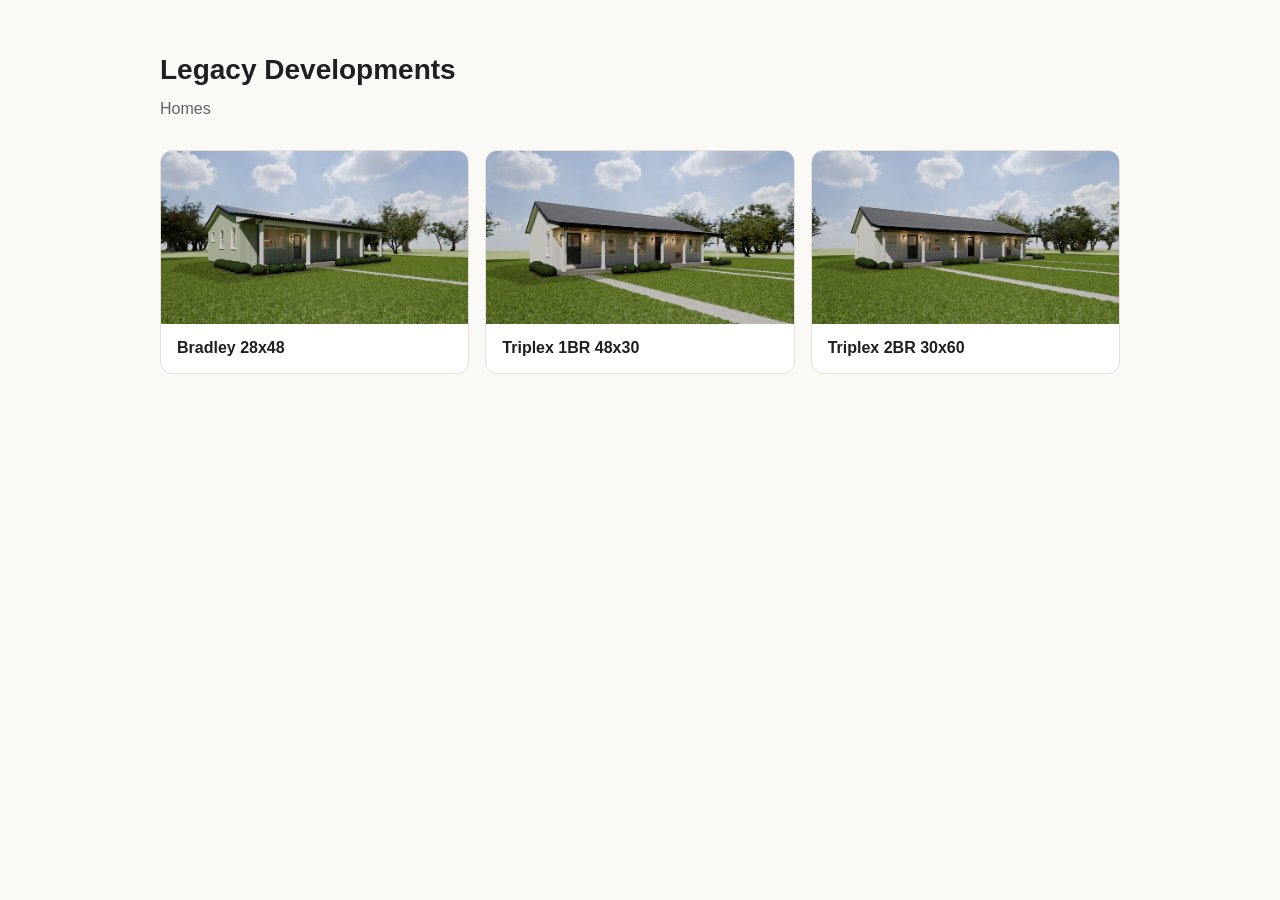
<file: index.html>
<!doctype html>
<html lang="en"><head><meta charset="utf-8"><meta name="viewport" content="width=device-width,initial-scale=1">
<title>Legacy Developments | Homes</title>
<style>
body{margin:0;background:#faf9f6;color:#1d1f22;font:16px/1.55 -apple-system,BlinkMacSystemFont,"Segoe UI",Roboto,Helvetica,Arial,sans-serif}
main{max-width:960px;margin:auto;padding:48px 16px}
h1{font-size:28px;margin:0 0 6px}.sub{color:#5f6368;margin:0 0 28px}
.grid{display:grid;grid-template-columns:repeat(auto-fill,minmax(280px,1fr));gap:16px}
a.card{display:block;text-decoration:none;color:inherit;border:1px solid #e4e1da;border-radius:12px;overflow:hidden;background:#fff}
a.card img{width:100%;display:block;aspect-ratio:16/9;object-fit:cover}
a.card div{padding:12px 16px;font-weight:600}
</style></head><body><main>
<h1>Legacy Developments</h1><p class="sub">Homes</p>
<div class="grid">
<a class="card" href="bradley/"><img src="bradley/media/thumb/01_front_exterior.jpg" alt="Bradley 28x48"><div>Bradley 28x48</div></a>
<a class="card" href="triplex-1br/"><img src="triplex-1br/media/thumb/01_front_exterior.jpg" alt="Triplex 1BR 48x30"><div>Triplex 1BR 48x30</div></a>
<a class="card" href="triplex-2br/"><img src="triplex-2br/media/thumb/01_front_exterior.jpg" alt="Triplex 2BR 30x60"><div>Triplex 2BR 30x60</div></a>
</div>
</main></body></html>
</file>
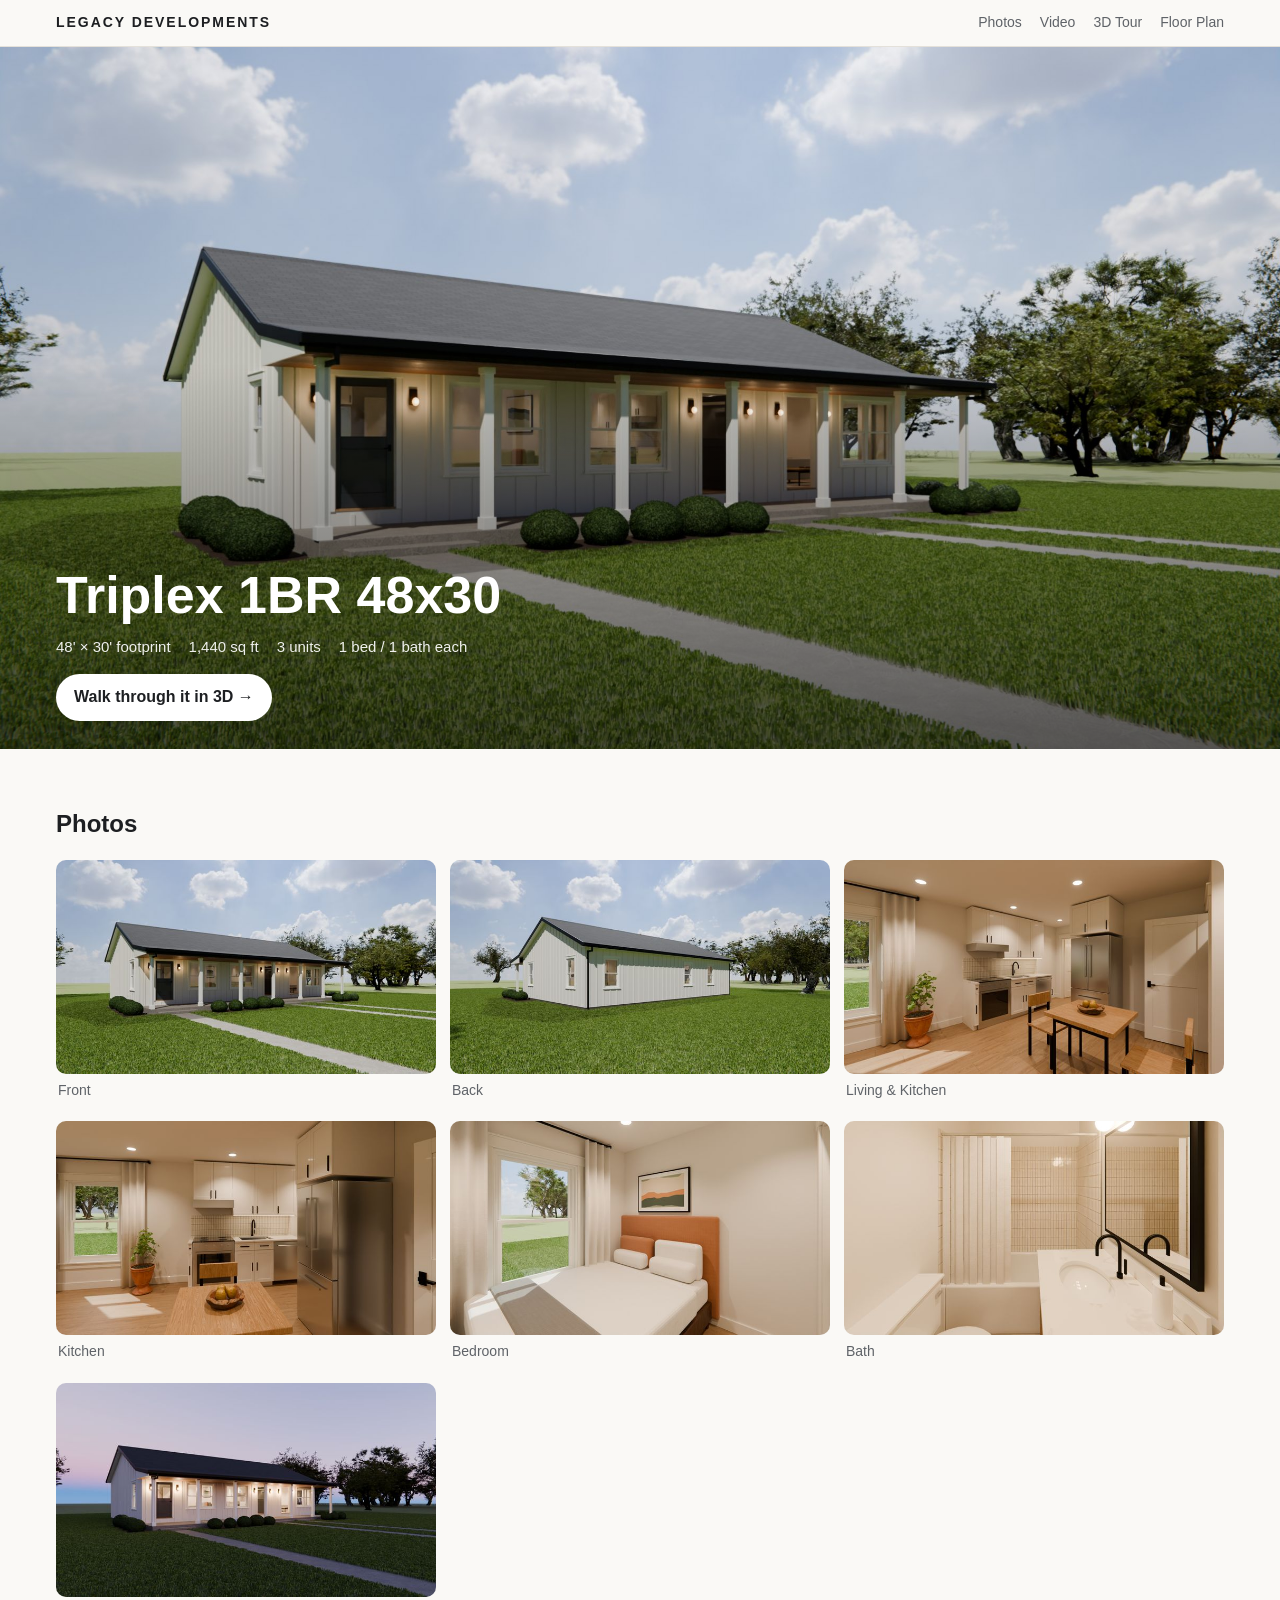
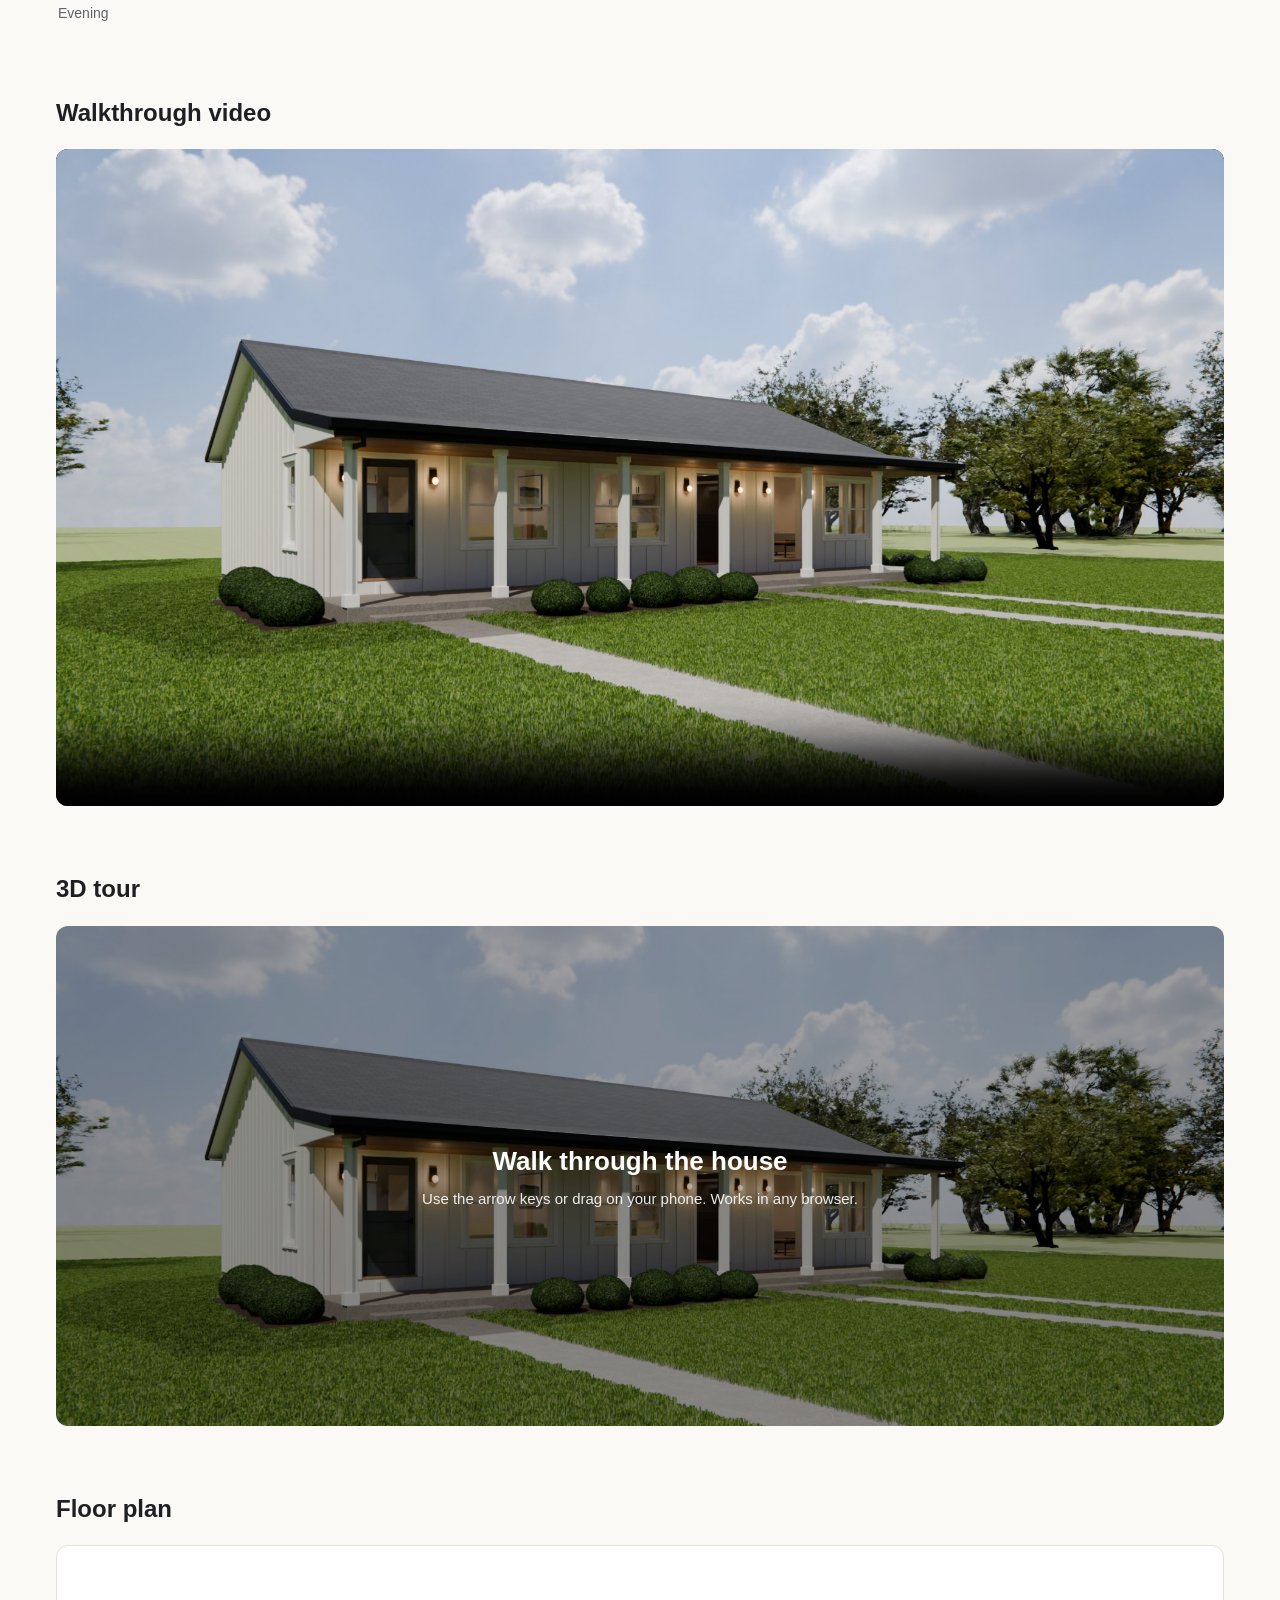
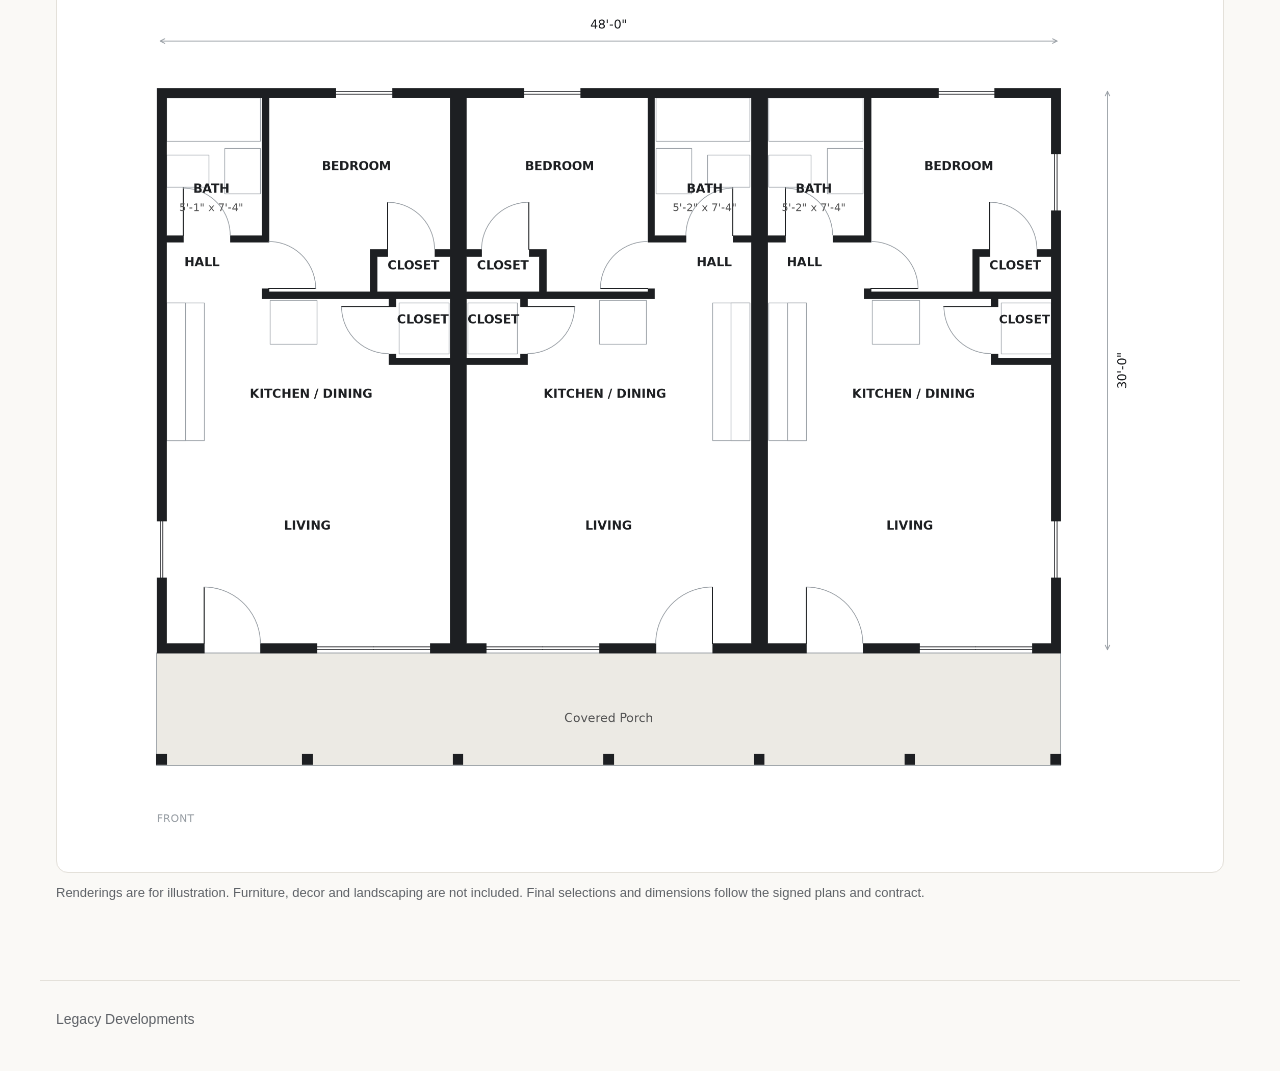
<file: triplex-1br/index.html>
<!doctype html>
<html lang="en"><head><meta charset="utf-8"><meta name="viewport" content="width=device-width,initial-scale=1">
<title>Triplex 1BR 48x30 | Legacy Developments</title>
<meta property="og:title" content="Triplex 1BR 48x30"><meta property="og:image" content="media/01_front_exterior.jpg">
<style>
:root{--ink:#1d1f22;--muted:#5f6368;--line:#e4e1da;--bg:#faf9f6;--card:#fff;--accent:#2f3a35;--accent-ink:#fff}
*{box-sizing:border-box}html{scroll-behavior:smooth}
body{margin:0;background:var(--bg);color:var(--ink);font:16px/1.55 -apple-system,BlinkMacSystemFont,"Segoe UI",Roboto,Helvetica,Arial,sans-serif}
header{position:sticky;top:0;z-index:5;background:rgba(250,249,246,.92);backdrop-filter:blur(8px);border-bottom:1px solid var(--line)}
.bar{max-width:1200px;margin:auto;display:flex;align-items:center;gap:24px;padding:12px 16px}
.wordmark{font-weight:700;letter-spacing:.14em;text-transform:uppercase;font-size:14px}.logo{height:34px}
nav{margin-left:auto;display:flex;gap:18px;overflow-x:auto}nav a{color:var(--muted);text-decoration:none;font-size:14px;white-space:nowrap}nav a:hover{color:var(--ink)}
.hero{position:relative;height:min(78vh,760px);background:#ccc center/cover no-repeat;background-image:url("media/01_front_exterior.jpg")}
.hero::after{content:"";position:absolute;inset:0;background:linear-gradient(180deg,transparent 45%,rgba(0,0,0,.55))}
.hero .cap{position:absolute;z-index:1;left:0;right:0;bottom:0;max-width:1200px;margin:auto;padding:28px 16px;color:#fff}
.hero h1{margin:0;font-size:clamp(28px,5vw,52px);line-height:1.1;font-weight:650}
.facts{display:flex;flex-wrap:wrap;gap:8px 18px;margin-top:10px;font-size:15px;opacity:.92}
.cta{display:inline-block;margin-top:16px;background:#fff;color:var(--ink);padding:11px 18px;border-radius:999px;text-decoration:none;font-weight:600}
section{max-width:1200px;margin:auto;padding:56px 16px 8px}
h2{font-size:24px;margin:0 0 18px;font-weight:650}
.grid{display:grid;grid-template-columns:repeat(auto-fill,minmax(300px,1fr));gap:14px}
figure{margin:0}figure img{width:100%;display:block;border-radius:10px;aspect-ratio:16/9;object-fit:cover;background:#ddd}
figcaption{font-size:14px;color:var(--muted);padding:6px 2px}
video{width:100%;border-radius:12px;background:#000;display:block}
.tour{position:relative;display:block;border-radius:12px;overflow:hidden}
.tour img{width:100%;display:block;aspect-ratio:21/9;object-fit:cover;filter:brightness(.7)}
.tour .ov{position:absolute;inset:0;display:flex;flex-direction:column;align-items:center;justify-content:center;color:#fff;font-size:clamp(18px,3vw,26px);font-weight:650;text-align:center;padding:16px}
.tour small{display:block;font-weight:400;font-size:15px;opacity:.9;margin-top:6px}
.tabs{display:flex;gap:8px;flex-wrap:wrap;margin-bottom:12px}
.tabs button{border:1px solid var(--line);background:var(--card);color:var(--ink);padding:9px 16px;border-radius:999px;font:inherit;cursor:pointer}
.tabs button[aria-selected=true]{background:var(--accent);color:var(--accent-ink);border-color:var(--accent)}
.blurb{color:var(--muted);margin:0 0 12px}.fgrid{display:grid;grid-template-columns:repeat(auto-fill,minmax(340px,1fr));gap:14px}
.plan{background:#fff;border:1px solid var(--line);border-radius:12px;padding:12px}.plan img{width:100%;display:block}
.note{font-size:13px;color:var(--muted);margin-top:10px}
footer{max-width:1200px;margin:56px auto 0;padding:28px 16px 40px;border-top:1px solid var(--line);color:var(--muted);font-size:14px;display:flex;flex-wrap:wrap;gap:8px 24px}
#lb{position:fixed;inset:0;background:rgba(10,10,10,.94);display:none;z-index:10;align-items:center;justify-content:center;flex-direction:column}
#lb.on{display:flex}#lb img{max-width:96vw;max-height:84vh;border-radius:6px}#lb p{color:#ddd;margin:10px}
#lb button{position:absolute;top:50%;background:none;border:0;color:#fff;font-size:42px;cursor:pointer;padding:16px}#lb .p{left:4px}#lb .n{right:4px}#lb .x{top:8px;right:8px;font-size:30px}
@media (max-width:600px){.grid,.fgrid{grid-template-columns:1fr}nav{gap:14px}.bar{gap:14px}.wordmark{font-size:12px;letter-spacing:.08em;white-space:nowrap}}
</style></head><body>
<header><div class="bar"><span class="wordmark">Legacy Developments</span><nav><a href="#gallery">Photos</a><a href="#video">Video</a><a href="#tour">3D Tour</a><a href="#plan">Floor Plan</a></nav></div></header>
<div class="hero"><div class="cap"><h1>Triplex 1BR 48x30</h1><div class="facts"><span>48&#x27; × 30&#x27; footprint</span><span>1,440 sq ft</span><span>3 units</span><span>1 bed / 1 bath each</span></div>
<a class="cta" href="tour/index.html">Walk through it in 3D →</a></div></div>
<section id="gallery"><h2>Photos</h2><div class="grid"><figure><a href="media/01_front_exterior.jpg" data-cap="Front"><img src="media/thumb/01_front_exterior.jpg" alt="Front" loading="lazy"></a><figcaption>Front</figcaption></figure><figure><a href="media/02_rear_exterior.jpg" data-cap="Back"><img src="media/thumb/02_rear_exterior.jpg" alt="Back" loading="lazy"></a><figcaption>Back</figcaption></figure><figure><a href="media/03_living_kitchen.jpg" data-cap="Living &amp; Kitchen"><img src="media/thumb/03_living_kitchen.jpg" alt="Living &amp; Kitchen" loading="lazy"></a><figcaption>Living &amp; Kitchen</figcaption></figure><figure><a href="media/04_kitchen.jpg" data-cap="Kitchen"><img src="media/thumb/04_kitchen.jpg" alt="Kitchen" loading="lazy"></a><figcaption>Kitchen</figcaption></figure><figure><a href="media/05_bedroom.jpg" data-cap="Bedroom"><img src="media/thumb/05_bedroom.jpg" alt="Bedroom" loading="lazy"></a><figcaption>Bedroom</figcaption></figure><figure><a href="media/06_bath.jpg" data-cap="Bath"><img src="media/thumb/06_bath.jpg" alt="Bath" loading="lazy"></a><figcaption>Bath</figcaption></figure><figure><a href="media/07_front_dusk.jpg" data-cap="Evening"><img src="media/thumb/07_front_dusk.jpg" alt="Evening" loading="lazy"></a><figcaption>Evening</figcaption></figure></div></section>
<section id="video"><h2>Walkthrough video</h2><video src="media/walkthrough.mp4" controls playsinline preload="metadata" poster="media/01_front_exterior.jpg"></video></section>
<section id="tour"><h2>3D tour</h2><a class="tour" href="tour/index.html"><img src="media/01_front_exterior.jpg" alt=""><div class="ov">Walk through the house<small>Use the arrow keys or drag on your phone. Works in any browser.</small></div></a></section>

<section id="plan"><h2>Floor plan</h2><div class="plan"><img src="media/plan.png" alt="Floor plan"></div>
<p class="note">Renderings are for illustration. Furniture, decor and landscaping are not included. Final selections and dimensions follow the signed plans and contract.</p></section>
<footer><span>Legacy Developments</span></footer>
<div id="lb" role="dialog" aria-modal="true"><button class="x" aria-label="Close">×</button><button class="p" aria-label="Previous">‹</button><img alt=""><p></p><button class="n" aria-label="Next">›</button></div>
<script>
const lb=document.getElementById('lb'),li=lb.querySelector('img'),lp=lb.querySelector('p');let set=[],i=0;
function show(){li.src=set[i].href;lp.textContent=set[i].dataset.cap||'';}
document.querySelectorAll('figure a').forEach(a=>a.addEventListener('click',ev=>{ev.preventDefault();
  set=[...a.closest('.grid,.fgrid').querySelectorAll('a')];i=set.indexOf(a);show();lb.classList.add('on');}));
lb.querySelector('.x').onclick=()=>lb.classList.remove('on');
lb.querySelector('.p').onclick=()=>{i=(i+set.length-1)%set.length;show();};lb.querySelector('.n').onclick=()=>{i=(i+1)%set.length;show();};
lb.addEventListener('click',ev=>{if(ev.target===lb)lb.classList.remove('on');});
addEventListener('keydown',ev=>{if(!lb.classList.contains('on'))return;if(ev.key==='Escape')lb.classList.remove('on');
  if(ev.key==='ArrowRight')lb.querySelector('.n').click();if(ev.key==='ArrowLeft')lb.querySelector('.p').click();});
document.querySelectorAll('.tabs button').forEach(b=>b.onclick=()=>{
  document.querySelectorAll('.tabs button').forEach(x=>x.setAttribute('aria-selected',x===b));
  document.querySelectorAll('.fpanel').forEach(p=>p.hidden=p.dataset.f!==b.dataset.f);});
</script></body></html>
</file>
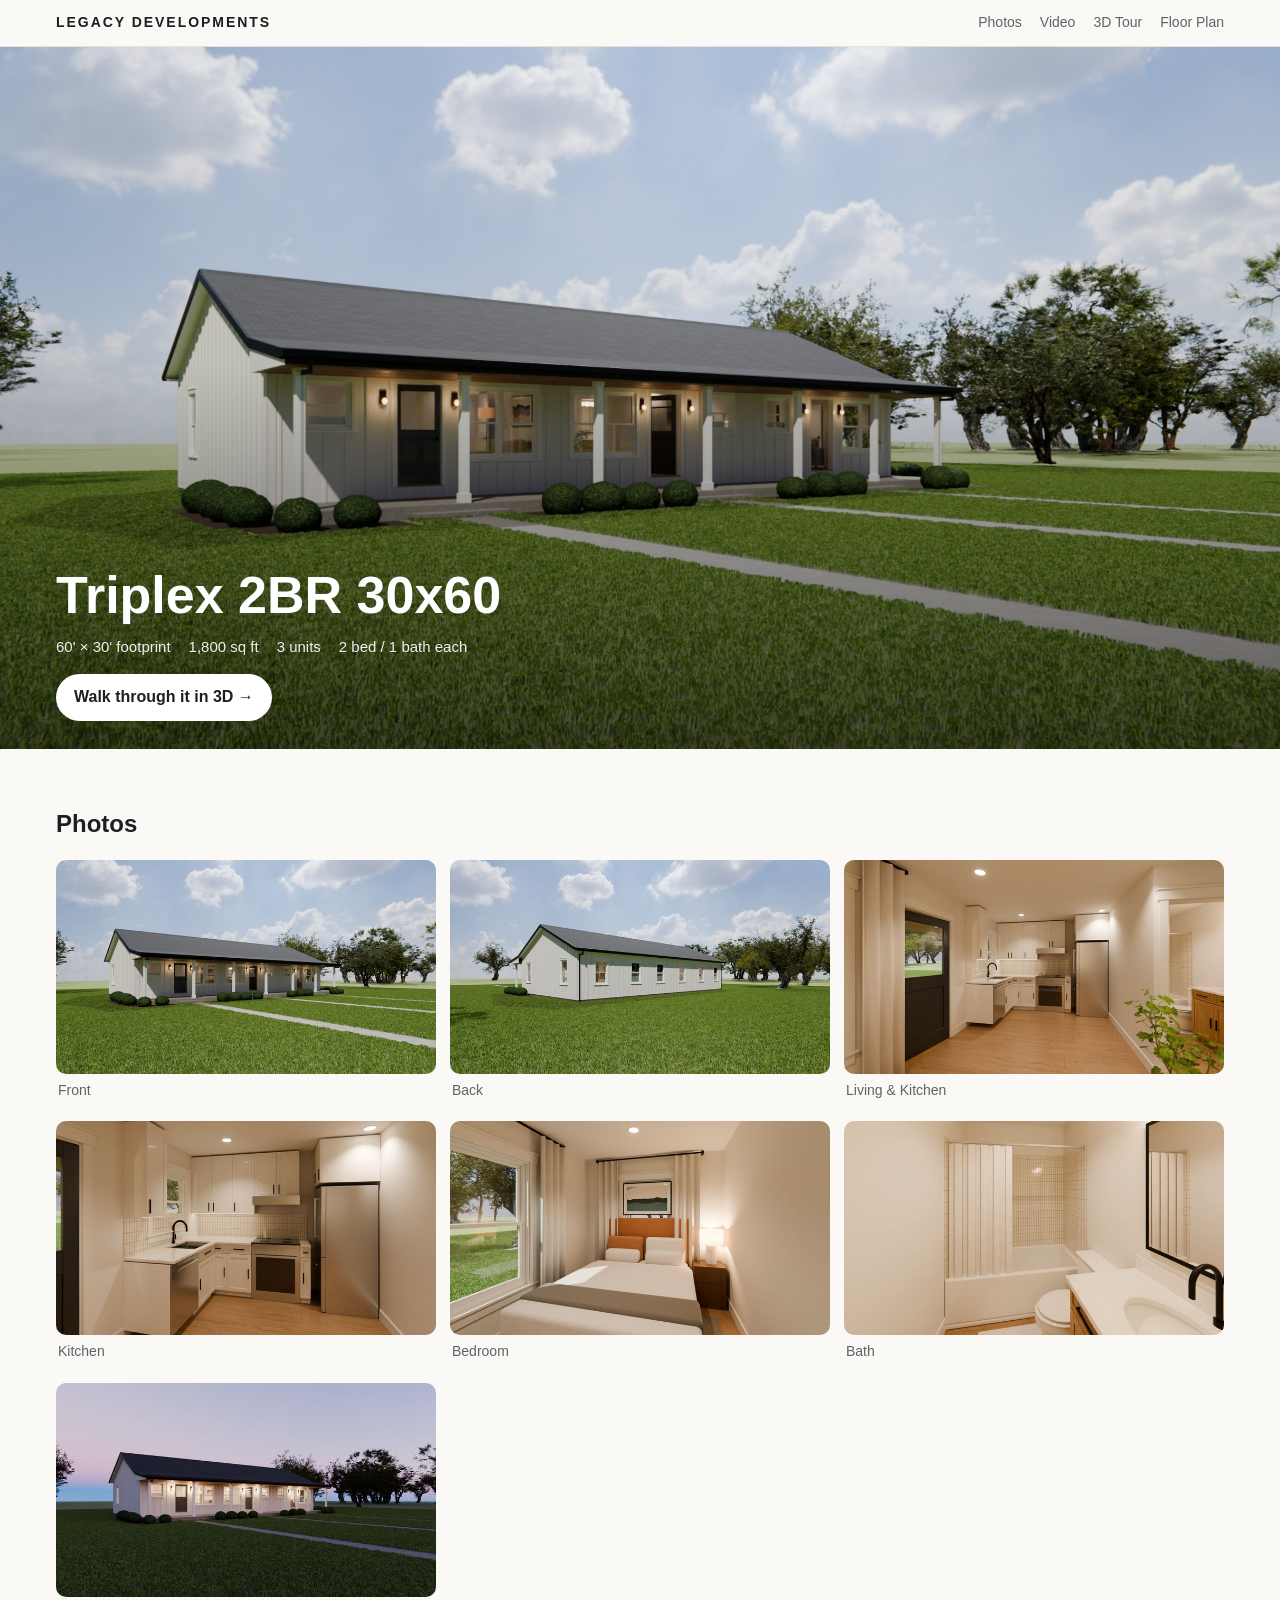
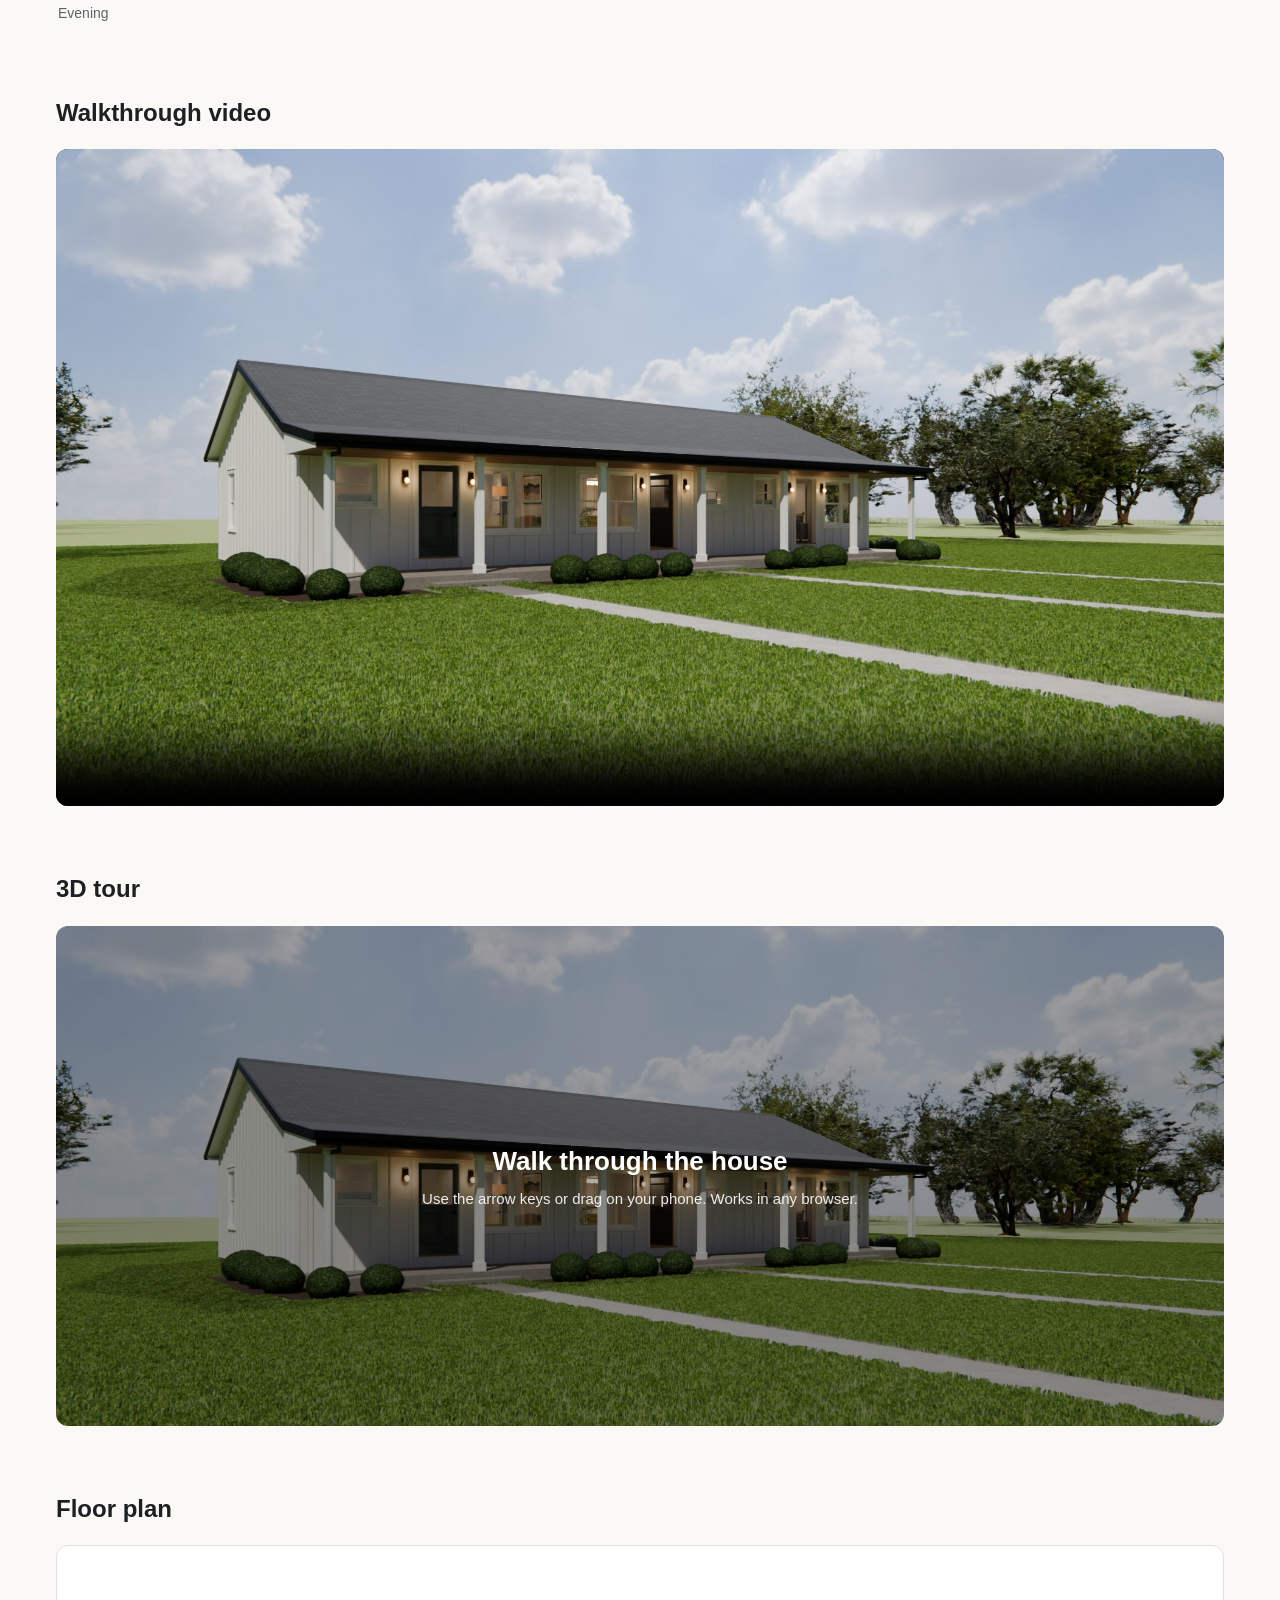
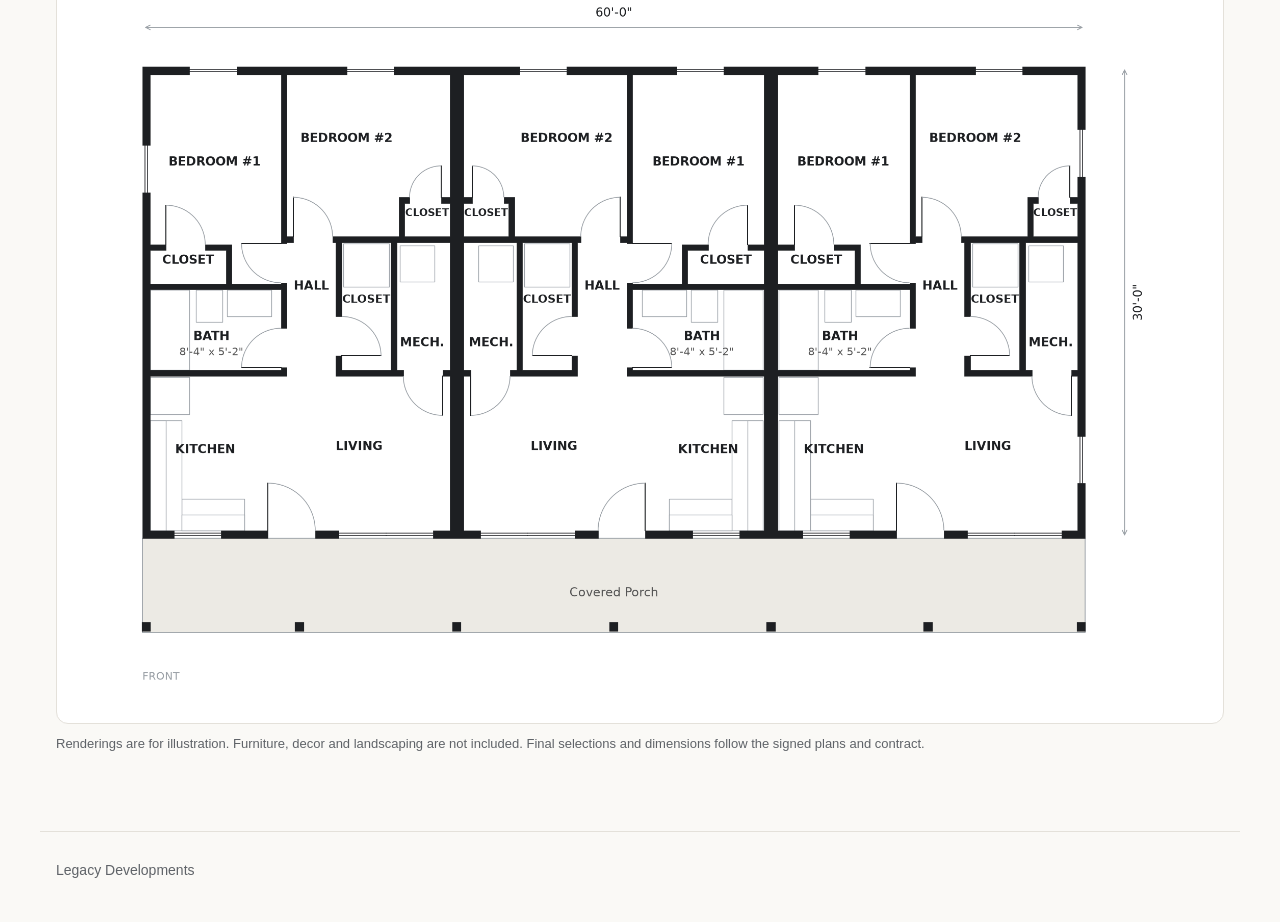
<file: triplex-2br/index.html>
<!doctype html>
<html lang="en"><head><meta charset="utf-8"><meta name="viewport" content="width=device-width,initial-scale=1">
<title>Triplex 2BR 30x60 | Legacy Developments</title>
<meta property="og:title" content="Triplex 2BR 30x60"><meta property="og:image" content="media/01_front_exterior.jpg">
<style>
:root{--ink:#1d1f22;--muted:#5f6368;--line:#e4e1da;--bg:#faf9f6;--card:#fff;--accent:#2f3a35;--accent-ink:#fff}
*{box-sizing:border-box}html{scroll-behavior:smooth}
body{margin:0;background:var(--bg);color:var(--ink);font:16px/1.55 -apple-system,BlinkMacSystemFont,"Segoe UI",Roboto,Helvetica,Arial,sans-serif}
header{position:sticky;top:0;z-index:5;background:rgba(250,249,246,.92);backdrop-filter:blur(8px);border-bottom:1px solid var(--line)}
.bar{max-width:1200px;margin:auto;display:flex;align-items:center;gap:24px;padding:12px 16px}
.wordmark{font-weight:700;letter-spacing:.14em;text-transform:uppercase;font-size:14px}.logo{height:34px}
nav{margin-left:auto;display:flex;gap:18px;overflow-x:auto}nav a{color:var(--muted);text-decoration:none;font-size:14px;white-space:nowrap}nav a:hover{color:var(--ink)}
.hero{position:relative;height:min(78vh,760px);background:#ccc center/cover no-repeat;background-image:url("media/01_front_exterior.jpg")}
.hero::after{content:"";position:absolute;inset:0;background:linear-gradient(180deg,transparent 45%,rgba(0,0,0,.55))}
.hero .cap{position:absolute;z-index:1;left:0;right:0;bottom:0;max-width:1200px;margin:auto;padding:28px 16px;color:#fff}
.hero h1{margin:0;font-size:clamp(28px,5vw,52px);line-height:1.1;font-weight:650}
.facts{display:flex;flex-wrap:wrap;gap:8px 18px;margin-top:10px;font-size:15px;opacity:.92}
.cta{display:inline-block;margin-top:16px;background:#fff;color:var(--ink);padding:11px 18px;border-radius:999px;text-decoration:none;font-weight:600}
section{max-width:1200px;margin:auto;padding:56px 16px 8px}
h2{font-size:24px;margin:0 0 18px;font-weight:650}
.grid{display:grid;grid-template-columns:repeat(auto-fill,minmax(300px,1fr));gap:14px}
figure{margin:0}figure img{width:100%;display:block;border-radius:10px;aspect-ratio:16/9;object-fit:cover;background:#ddd}
figcaption{font-size:14px;color:var(--muted);padding:6px 2px}
video{width:100%;border-radius:12px;background:#000;display:block}
.tour{position:relative;display:block;border-radius:12px;overflow:hidden}
.tour img{width:100%;display:block;aspect-ratio:21/9;object-fit:cover;filter:brightness(.7)}
.tour .ov{position:absolute;inset:0;display:flex;flex-direction:column;align-items:center;justify-content:center;color:#fff;font-size:clamp(18px,3vw,26px);font-weight:650;text-align:center;padding:16px}
.tour small{display:block;font-weight:400;font-size:15px;opacity:.9;margin-top:6px}
.tabs{display:flex;gap:8px;flex-wrap:wrap;margin-bottom:12px}
.tabs button{border:1px solid var(--line);background:var(--card);color:var(--ink);padding:9px 16px;border-radius:999px;font:inherit;cursor:pointer}
.tabs button[aria-selected=true]{background:var(--accent);color:var(--accent-ink);border-color:var(--accent)}
.blurb{color:var(--muted);margin:0 0 12px}.fgrid{display:grid;grid-template-columns:repeat(auto-fill,minmax(340px,1fr));gap:14px}
.plan{background:#fff;border:1px solid var(--line);border-radius:12px;padding:12px}.plan img{width:100%;display:block}
.note{font-size:13px;color:var(--muted);margin-top:10px}
footer{max-width:1200px;margin:56px auto 0;padding:28px 16px 40px;border-top:1px solid var(--line);color:var(--muted);font-size:14px;display:flex;flex-wrap:wrap;gap:8px 24px}
#lb{position:fixed;inset:0;background:rgba(10,10,10,.94);display:none;z-index:10;align-items:center;justify-content:center;flex-direction:column}
#lb.on{display:flex}#lb img{max-width:96vw;max-height:84vh;border-radius:6px}#lb p{color:#ddd;margin:10px}
#lb button{position:absolute;top:50%;background:none;border:0;color:#fff;font-size:42px;cursor:pointer;padding:16px}#lb .p{left:4px}#lb .n{right:4px}#lb .x{top:8px;right:8px;font-size:30px}
@media (max-width:600px){.grid,.fgrid{grid-template-columns:1fr}nav{gap:14px}.bar{gap:14px}.wordmark{font-size:12px;letter-spacing:.08em;white-space:nowrap}}
</style></head><body>
<header><div class="bar"><span class="wordmark">Legacy Developments</span><nav><a href="#gallery">Photos</a><a href="#video">Video</a><a href="#tour">3D Tour</a><a href="#plan">Floor Plan</a></nav></div></header>
<div class="hero"><div class="cap"><h1>Triplex 2BR 30x60</h1><div class="facts"><span>60&#x27; × 30&#x27; footprint</span><span>1,800 sq ft</span><span>3 units</span><span>2 bed / 1 bath each</span></div>
<a class="cta" href="tour/index.html">Walk through it in 3D →</a></div></div>
<section id="gallery"><h2>Photos</h2><div class="grid"><figure><a href="media/01_front_exterior.jpg" data-cap="Front"><img src="media/thumb/01_front_exterior.jpg" alt="Front" loading="lazy"></a><figcaption>Front</figcaption></figure><figure><a href="media/02_rear_exterior.jpg" data-cap="Back"><img src="media/thumb/02_rear_exterior.jpg" alt="Back" loading="lazy"></a><figcaption>Back</figcaption></figure><figure><a href="media/03_living_kitchen.jpg" data-cap="Living &amp; Kitchen"><img src="media/thumb/03_living_kitchen.jpg" alt="Living &amp; Kitchen" loading="lazy"></a><figcaption>Living &amp; Kitchen</figcaption></figure><figure><a href="media/04_kitchen.jpg" data-cap="Kitchen"><img src="media/thumb/04_kitchen.jpg" alt="Kitchen" loading="lazy"></a><figcaption>Kitchen</figcaption></figure><figure><a href="media/05_bedroom.jpg" data-cap="Bedroom"><img src="media/thumb/05_bedroom.jpg" alt="Bedroom" loading="lazy"></a><figcaption>Bedroom</figcaption></figure><figure><a href="media/06_bath.jpg" data-cap="Bath"><img src="media/thumb/06_bath.jpg" alt="Bath" loading="lazy"></a><figcaption>Bath</figcaption></figure><figure><a href="media/07_front_dusk.jpg" data-cap="Evening"><img src="media/thumb/07_front_dusk.jpg" alt="Evening" loading="lazy"></a><figcaption>Evening</figcaption></figure></div></section>
<section id="video"><h2>Walkthrough video</h2><video src="media/walkthrough.mp4" controls playsinline preload="metadata" poster="media/01_front_exterior.jpg"></video></section>
<section id="tour"><h2>3D tour</h2><a class="tour" href="tour/index.html"><img src="media/01_front_exterior.jpg" alt=""><div class="ov">Walk through the house<small>Use the arrow keys or drag on your phone. Works in any browser.</small></div></a></section>

<section id="plan"><h2>Floor plan</h2><div class="plan"><img src="media/plan.png" alt="Floor plan"></div>
<p class="note">Renderings are for illustration. Furniture, decor and landscaping are not included. Final selections and dimensions follow the signed plans and contract.</p></section>
<footer><span>Legacy Developments</span></footer>
<div id="lb" role="dialog" aria-modal="true"><button class="x" aria-label="Close">×</button><button class="p" aria-label="Previous">‹</button><img alt=""><p></p><button class="n" aria-label="Next">›</button></div>
<script>
const lb=document.getElementById('lb'),li=lb.querySelector('img'),lp=lb.querySelector('p');let set=[],i=0;
function show(){li.src=set[i].href;lp.textContent=set[i].dataset.cap||'';}
document.querySelectorAll('figure a').forEach(a=>a.addEventListener('click',ev=>{ev.preventDefault();
  set=[...a.closest('.grid,.fgrid').querySelectorAll('a')];i=set.indexOf(a);show();lb.classList.add('on');}));
lb.querySelector('.x').onclick=()=>lb.classList.remove('on');
lb.querySelector('.p').onclick=()=>{i=(i+set.length-1)%set.length;show();};lb.querySelector('.n').onclick=()=>{i=(i+1)%set.length;show();};
lb.addEventListener('click',ev=>{if(ev.target===lb)lb.classList.remove('on');});
addEventListener('keydown',ev=>{if(!lb.classList.contains('on'))return;if(ev.key==='Escape')lb.classList.remove('on');
  if(ev.key==='ArrowRight')lb.querySelector('.n').click();if(ev.key==='ArrowLeft')lb.querySelector('.p').click();});
document.querySelectorAll('.tabs button').forEach(b=>b.onclick=()=>{
  document.querySelectorAll('.tabs button').forEach(x=>x.setAttribute('aria-selected',x===b));
  document.querySelectorAll('.fpanel').forEach(p=>p.hidden=p.dataset.f!==b.dataset.f);});
</script></body></html>
</file>
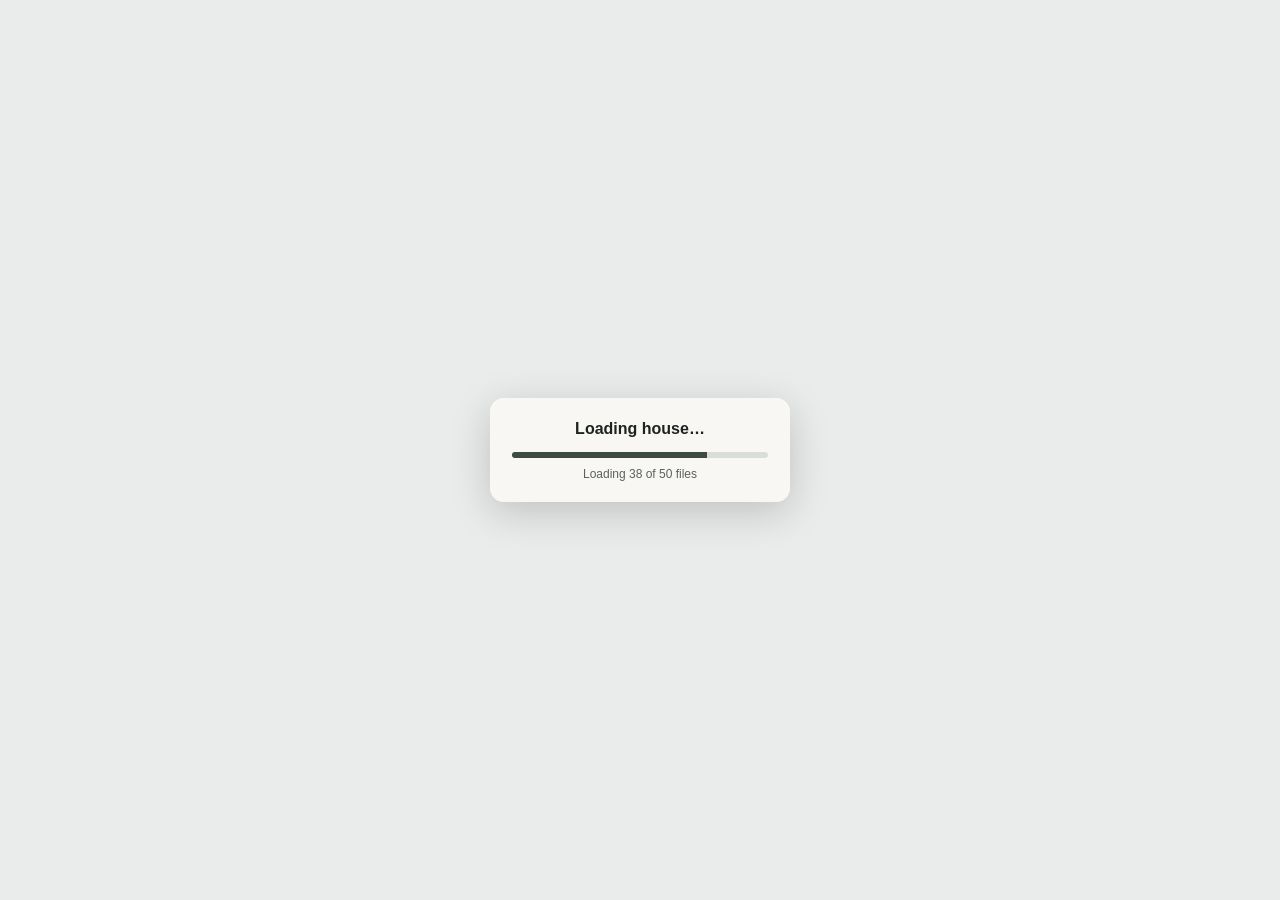
<file: bradley/tour/index.html>
<!doctype html>
<html lang="en">
<head>
<meta charset="utf-8">
<meta name="viewport" content="width=device-width, initial-scale=1, maximum-scale=1, user-scalable=no, viewport-fit=cover">
<title>Bradley 28x48 — 3D Walkthrough</title>
<link rel="icon" href="data:image/svg+xml,%3Csvg xmlns=%22http://www.w3.org/2000/svg%22 viewBox=%220 0 16 16%22%3E%3Cpath d=%22M1 8 8 2l7 6v7H1z%22 fill=%22%233e4a44%22/%3E%3C/svg%3E">
<link rel="stylesheet" href="style.css">
<script type="importmap">
{ "imports": { "three": "./vendor/three.module.min.js", "three/addons/": "./vendor/jsm/" } }
</script>
</head>
<body>
<canvas id="c"></canvas>

<div id="loading">
  <div class="card">
    <div class="title" id="load-title">Loading house…</div>
    <div class="bar"><div id="load-bar"></div></div>
    <div class="sub" id="load-sub">Downloading model</div>
  </div>
</div>

<header id="hud-top">
  <div class="name" id="house-name">Bradley 28x48</div>
  <div class="room" id="room-name">—</div>
</header>

<canvas id="minimap" width="300" height="180" aria-label="Floor plan minimap. Click a room to go there."></canvas>

<div id="crosshair"></div>
<div id="measure-label" class="hidden"></div>
<div id="hint" class="hidden"></div>

<div id="joystick" class="hidden"><div id="stick"></div></div>

<nav id="toolbar">
  <button id="btn-tour" title="Guided tour (T)"><span>▶</span>Tour</button>
  <button id="btn-walk" class="on" title="Walk (W A S D + mouse)"><span>⌖</span>Walk</button>
  <button id="btn-doll" title="Dollhouse view (O)"><span>⌂</span>Dollhouse</button>
  <button id="btn-measure" title="Tape measure (M)"><span>↔</span>Measure</button>
  <button id="btn-layers" title="Show / hide roof, ceilings, furniture"><span>◫</span>Layers</button>
  <button id="btn-help" title="Help (?)"><span>?</span>Help</button>
</nav>
<div id="layers" class="hidden">
  <button id="tg-roof" class="tg on" title="Roof (R)"><i></i>Roof</button>
  <button id="tg-ceil" class="tg on" title="Ceilings (C)"><i></i>Ceilings</button>
  <button id="tg-furn" class="tg on" title="Furniture (F)"><i></i>Furniture</button>
</div>

<div id="tour-bar" class="hidden"><div id="tour-progress"></div></div>

<div id="help" class="hidden">
  <div class="card">
    <h2>How to look around</h2>
    <p><b>Walk:</b> click the view, then move with <kbd>W</kbd><kbd>A</kbd><kbd>S</kbd><kbd>D</kbd> or the arrow keys and look with the mouse. Hold <kbd>Shift</kbd> to walk faster. <kbd>Esc</kbd> frees the mouse.</p>
    <p><b>Phone:</b> drag the left circle to walk, drag anywhere else to look.</p>
    <p><b>Tour:</b> plays the same path as the video. Touch anything to take over.</p>
    <p><b>Dollhouse:</b> see the whole house from above with the roof off. Drag to spin, pinch or scroll to zoom.</p>
    <p><b>Map:</b> click a room on the map to jump there.</p>
    <p><b>Measure:</b> click two points to read the distance. Click again to start a new measurement.</p>
    <button id="help-close">Got it</button>
  </div>
</div>

<script type="module" src="app.js"></script>
</body>
</html>
</file>
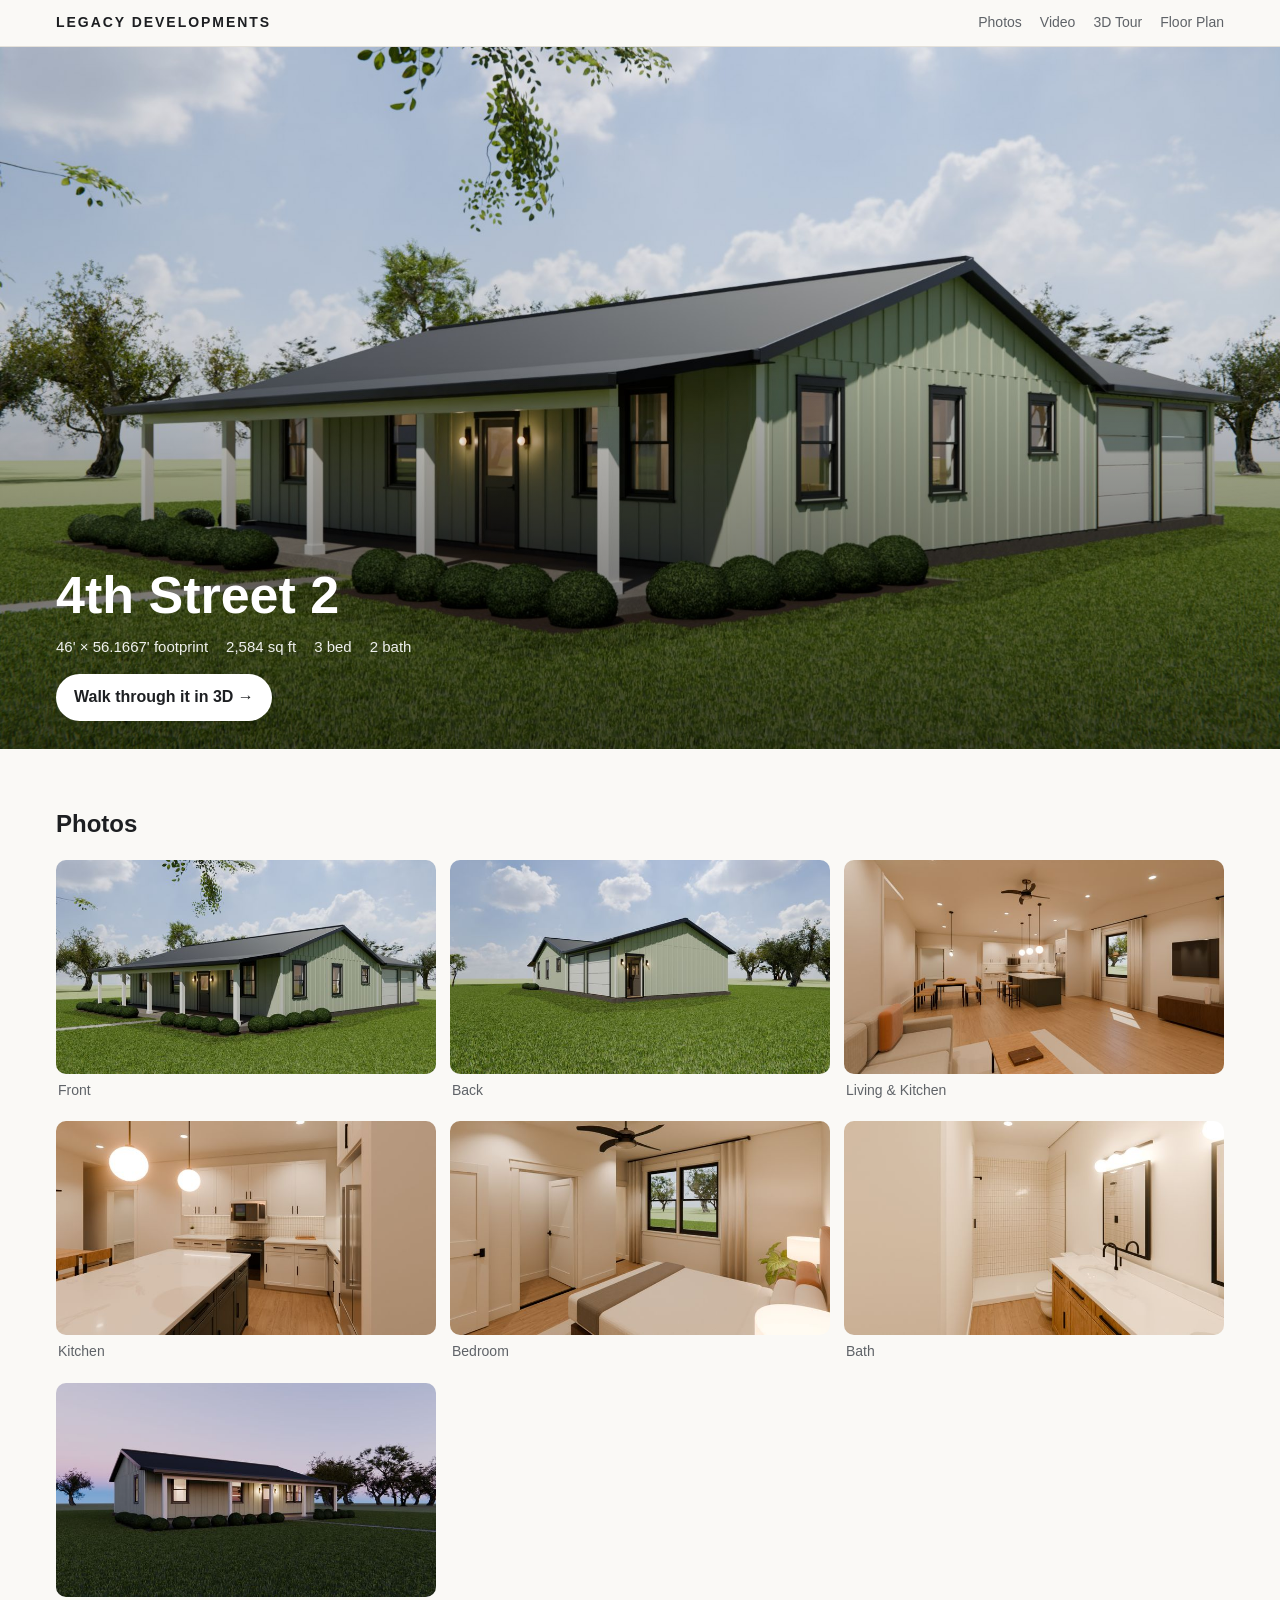
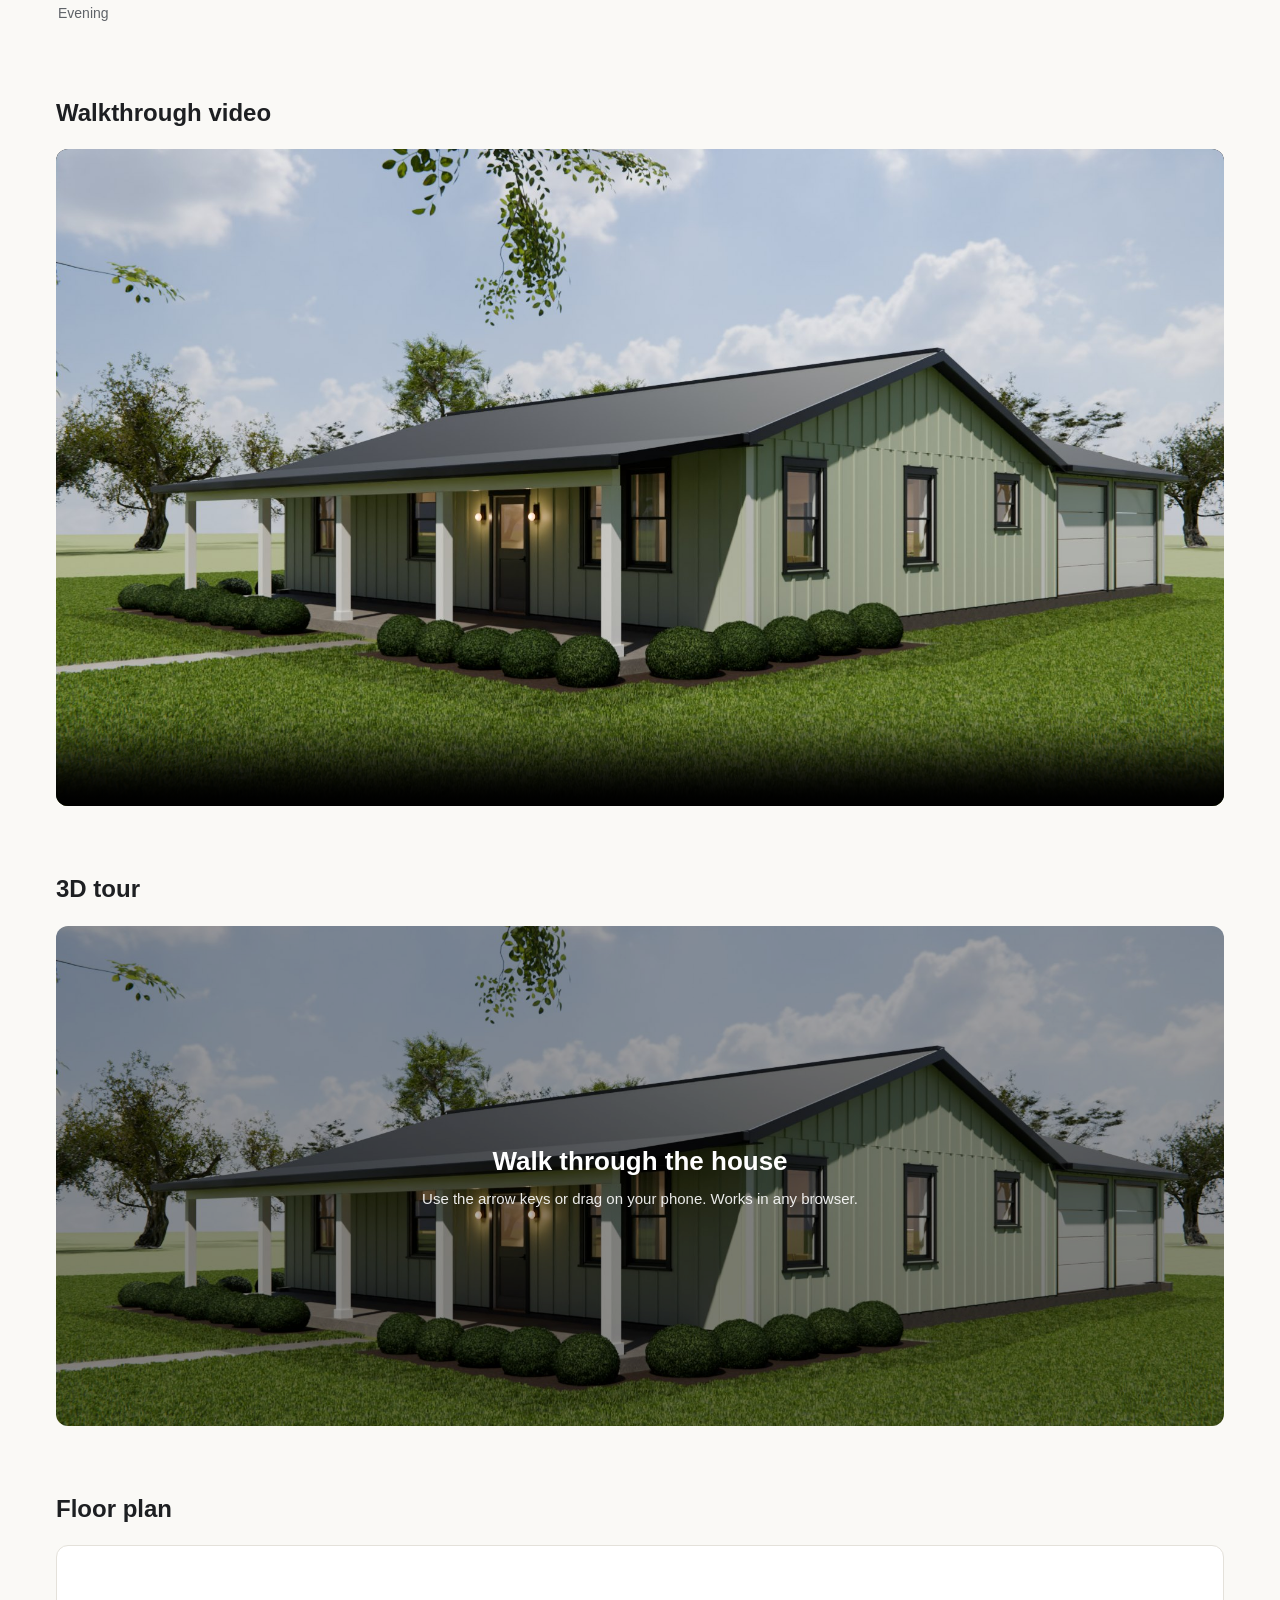
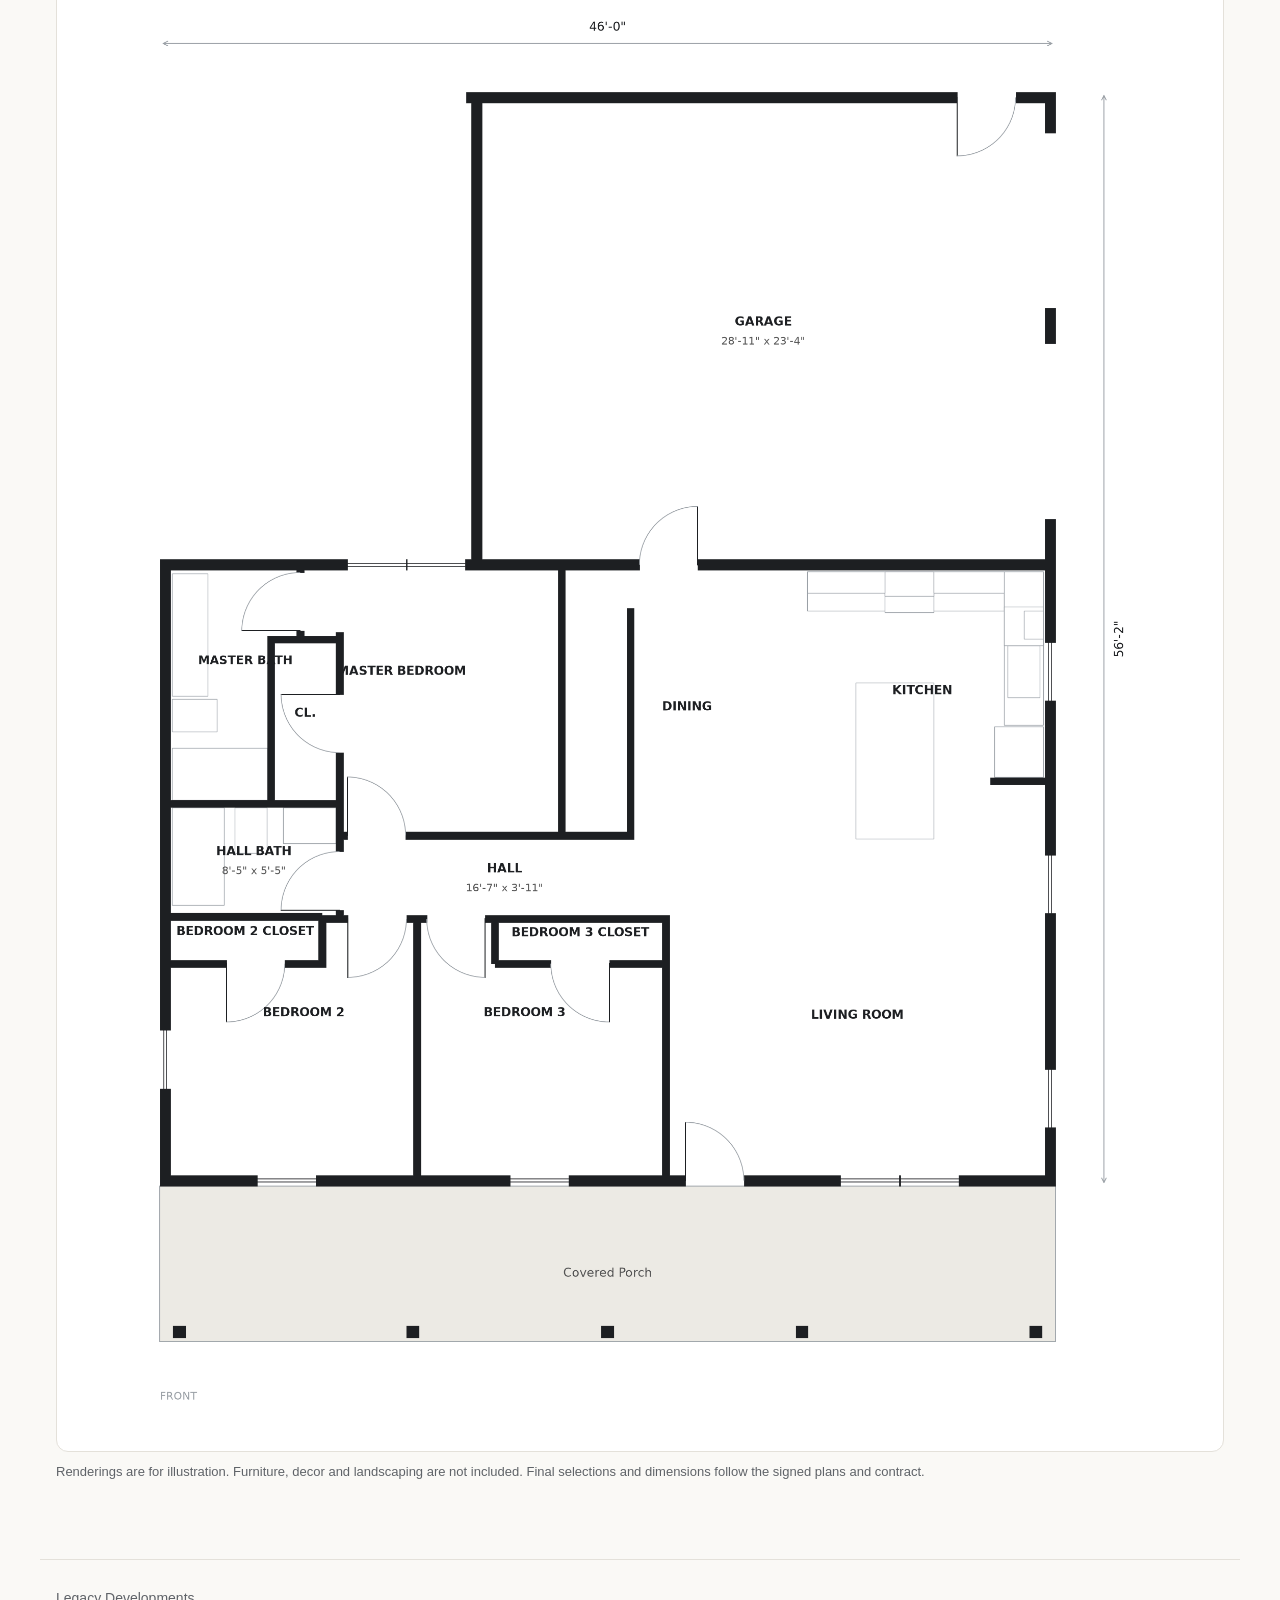
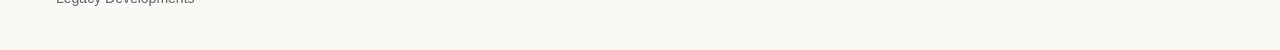
<file: c/B5AHMuGPMkx0/index.html>
<!doctype html>
<html lang="en"><head><meta charset="utf-8"><meta name="viewport" content="width=device-width,initial-scale=1">
<title>4th Street 2 | Legacy Developments</title>
<meta property="og:title" content="4th Street 2"><meta property="og:image" content="media/01_front_exterior.jpg">
<style>
:root{--ink:#1d1f22;--muted:#5f6368;--line:#e4e1da;--bg:#faf9f6;--card:#fff;--accent:#2f3a35;--accent-ink:#fff}
*{box-sizing:border-box}html{scroll-behavior:smooth}
body{margin:0;background:var(--bg);color:var(--ink);font:16px/1.55 -apple-system,BlinkMacSystemFont,"Segoe UI",Roboto,Helvetica,Arial,sans-serif}
header{position:sticky;top:0;z-index:5;background:rgba(250,249,246,.92);backdrop-filter:blur(8px);border-bottom:1px solid var(--line)}
.bar{max-width:1200px;margin:auto;display:flex;align-items:center;gap:24px;padding:12px 16px}
.wordmark{font-weight:700;letter-spacing:.14em;text-transform:uppercase;font-size:14px}.logo{height:34px}
nav{margin-left:auto;display:flex;gap:18px;overflow-x:auto}nav a{color:var(--muted);text-decoration:none;font-size:14px;white-space:nowrap}nav a:hover{color:var(--ink)}
.hero{position:relative;height:min(78vh,760px);background:#ccc center/cover no-repeat;background-image:url("media/01_front_exterior.jpg")}
.hero::after{content:"";position:absolute;inset:0;background:linear-gradient(180deg,transparent 45%,rgba(0,0,0,.55))}
.hero .cap{position:absolute;z-index:1;left:0;right:0;bottom:0;max-width:1200px;margin:auto;padding:28px 16px;color:#fff}
.hero h1{margin:0;font-size:clamp(28px,5vw,52px);line-height:1.1;font-weight:650}
.facts{display:flex;flex-wrap:wrap;gap:8px 18px;margin-top:10px;font-size:15px;opacity:.92}
.cta{display:inline-block;margin-top:16px;background:#fff;color:var(--ink);padding:11px 18px;border-radius:999px;text-decoration:none;font-weight:600}
section{max-width:1200px;margin:auto;padding:56px 16px 8px}
h2{font-size:24px;margin:0 0 18px;font-weight:650}
.grid{display:grid;grid-template-columns:repeat(auto-fill,minmax(300px,1fr));gap:14px}
figure{margin:0}figure img{width:100%;display:block;border-radius:10px;aspect-ratio:16/9;object-fit:cover;background:#ddd}
figcaption{font-size:14px;color:var(--muted);padding:6px 2px}
video{width:100%;border-radius:12px;background:#000;display:block}
.tour{position:relative;display:block;border-radius:12px;overflow:hidden}
.tour img{width:100%;display:block;aspect-ratio:21/9;object-fit:cover;filter:brightness(.7)}
.tour .ov{position:absolute;inset:0;display:flex;flex-direction:column;align-items:center;justify-content:center;color:#fff;font-size:clamp(18px,3vw,26px);font-weight:650;text-align:center;padding:16px}
.tour small{display:block;font-weight:400;font-size:15px;opacity:.9;margin-top:6px}
.tabs{display:flex;gap:8px;flex-wrap:wrap;margin-bottom:12px}
.tabs button{border:1px solid var(--line);background:var(--card);color:var(--ink);padding:9px 16px;border-radius:999px;font:inherit;cursor:pointer}
.tabs button[aria-selected=true]{background:var(--accent);color:var(--accent-ink);border-color:var(--accent)}
.blurb{color:var(--muted);margin:0 0 12px}.fgrid{display:grid;grid-template-columns:repeat(auto-fill,minmax(340px,1fr));gap:14px}
.plan{background:#fff;border:1px solid var(--line);border-radius:12px;padding:12px}.plan img{width:100%;display:block}
.note{font-size:13px;color:var(--muted);margin-top:10px}
footer{max-width:1200px;margin:56px auto 0;padding:28px 16px 40px;border-top:1px solid var(--line);color:var(--muted);font-size:14px;display:flex;flex-wrap:wrap;gap:8px 24px}
#lb{position:fixed;inset:0;background:rgba(10,10,10,.94);display:none;z-index:10;align-items:center;justify-content:center;flex-direction:column}
#lb.on{display:flex}#lb img{max-width:96vw;max-height:84vh;border-radius:6px}#lb p{color:#ddd;margin:10px}
#lb button{position:absolute;top:50%;background:none;border:0;color:#fff;font-size:42px;cursor:pointer;padding:16px}#lb .p{left:4px}#lb .n{right:4px}#lb .x{top:8px;right:8px;font-size:30px}
@media (max-width:600px){.grid,.fgrid{grid-template-columns:1fr}nav{gap:14px}.bar{gap:14px}.wordmark{font-size:12px;letter-spacing:.08em;white-space:nowrap}}
</style></head><body>
<header><div class="bar"><span class="wordmark">Legacy Developments</span><nav><a href="#gallery">Photos</a><a href="#video">Video</a><a href="#tour">3D Tour</a><a href="#plan">Floor Plan</a></nav></div></header>
<div class="hero"><div class="cap"><h1>4th Street 2</h1><div class="facts"><span>46&#x27; × 56.1667&#x27; footprint</span><span>2,584 sq ft</span><span>3 bed</span><span>2 bath</span></div>
<a class="cta" href="tour/index.html">Walk through it in 3D →</a></div></div>
<section id="gallery"><h2>Photos</h2><div class="grid"><figure><a href="media/01_front_exterior.jpg" data-cap="Front"><img src="media/thumb/01_front_exterior.jpg" alt="Front" loading="lazy"></a><figcaption>Front</figcaption></figure><figure><a href="media/02_rear_exterior.jpg" data-cap="Back"><img src="media/thumb/02_rear_exterior.jpg" alt="Back" loading="lazy"></a><figcaption>Back</figcaption></figure><figure><a href="media/03_living_kitchen.jpg" data-cap="Living &amp; Kitchen"><img src="media/thumb/03_living_kitchen.jpg" alt="Living &amp; Kitchen" loading="lazy"></a><figcaption>Living &amp; Kitchen</figcaption></figure><figure><a href="media/04_kitchen.jpg" data-cap="Kitchen"><img src="media/thumb/04_kitchen.jpg" alt="Kitchen" loading="lazy"></a><figcaption>Kitchen</figcaption></figure><figure><a href="media/05_bedroom.jpg" data-cap="Bedroom"><img src="media/thumb/05_bedroom.jpg" alt="Bedroom" loading="lazy"></a><figcaption>Bedroom</figcaption></figure><figure><a href="media/06_bath.jpg" data-cap="Bath"><img src="media/thumb/06_bath.jpg" alt="Bath" loading="lazy"></a><figcaption>Bath</figcaption></figure><figure><a href="media/07_front_dusk.jpg" data-cap="Evening"><img src="media/thumb/07_front_dusk.jpg" alt="Evening" loading="lazy"></a><figcaption>Evening</figcaption></figure></div></section>
<section id="video"><h2>Walkthrough video</h2><video src="media/walkthrough.mp4" controls playsinline preload="metadata" poster="media/01_front_exterior.jpg"></video></section>
<section id="tour"><h2>3D tour</h2><a class="tour" href="tour/index.html"><img src="media/01_front_exterior.jpg" alt=""><div class="ov">Walk through the house<small>Use the arrow keys or drag on your phone. Works in any browser.</small></div></a></section>

<section id="plan"><h2>Floor plan</h2><div class="plan"><img src="media/plan.png" alt="Floor plan"></div>
<p class="note">Renderings are for illustration. Furniture, decor and landscaping are not included. Final selections and dimensions follow the signed plans and contract.</p></section>
<footer><span>Legacy Developments</span></footer>
<div id="lb" role="dialog" aria-modal="true"><button class="x" aria-label="Close">×</button><button class="p" aria-label="Previous">‹</button><img alt=""><p></p><button class="n" aria-label="Next">›</button></div>
<script>
const lb=document.getElementById('lb'),li=lb.querySelector('img'),lp=lb.querySelector('p');let set=[],i=0;
function show(){li.src=set[i].href;lp.textContent=set[i].dataset.cap||'';}
document.querySelectorAll('figure a').forEach(a=>a.addEventListener('click',ev=>{ev.preventDefault();
  set=[...a.closest('.grid,.fgrid').querySelectorAll('a')];i=set.indexOf(a);show();lb.classList.add('on');}));
lb.querySelector('.x').onclick=()=>lb.classList.remove('on');
lb.querySelector('.p').onclick=()=>{i=(i+set.length-1)%set.length;show();};lb.querySelector('.n').onclick=()=>{i=(i+1)%set.length;show();};
lb.addEventListener('click',ev=>{if(ev.target===lb)lb.classList.remove('on');});
addEventListener('keydown',ev=>{if(!lb.classList.contains('on'))return;if(ev.key==='Escape')lb.classList.remove('on');
  if(ev.key==='ArrowRight')lb.querySelector('.n').click();if(ev.key==='ArrowLeft')lb.querySelector('.p').click();});
document.querySelectorAll('.tabs button').forEach(b=>b.onclick=()=>{
  document.querySelectorAll('.tabs button').forEach(x=>x.setAttribute('aria-selected',x===b));
  document.querySelectorAll('.fpanel').forEach(p=>p.hidden=p.dataset.f!==b.dataset.f);});
</script></body></html>
</file>
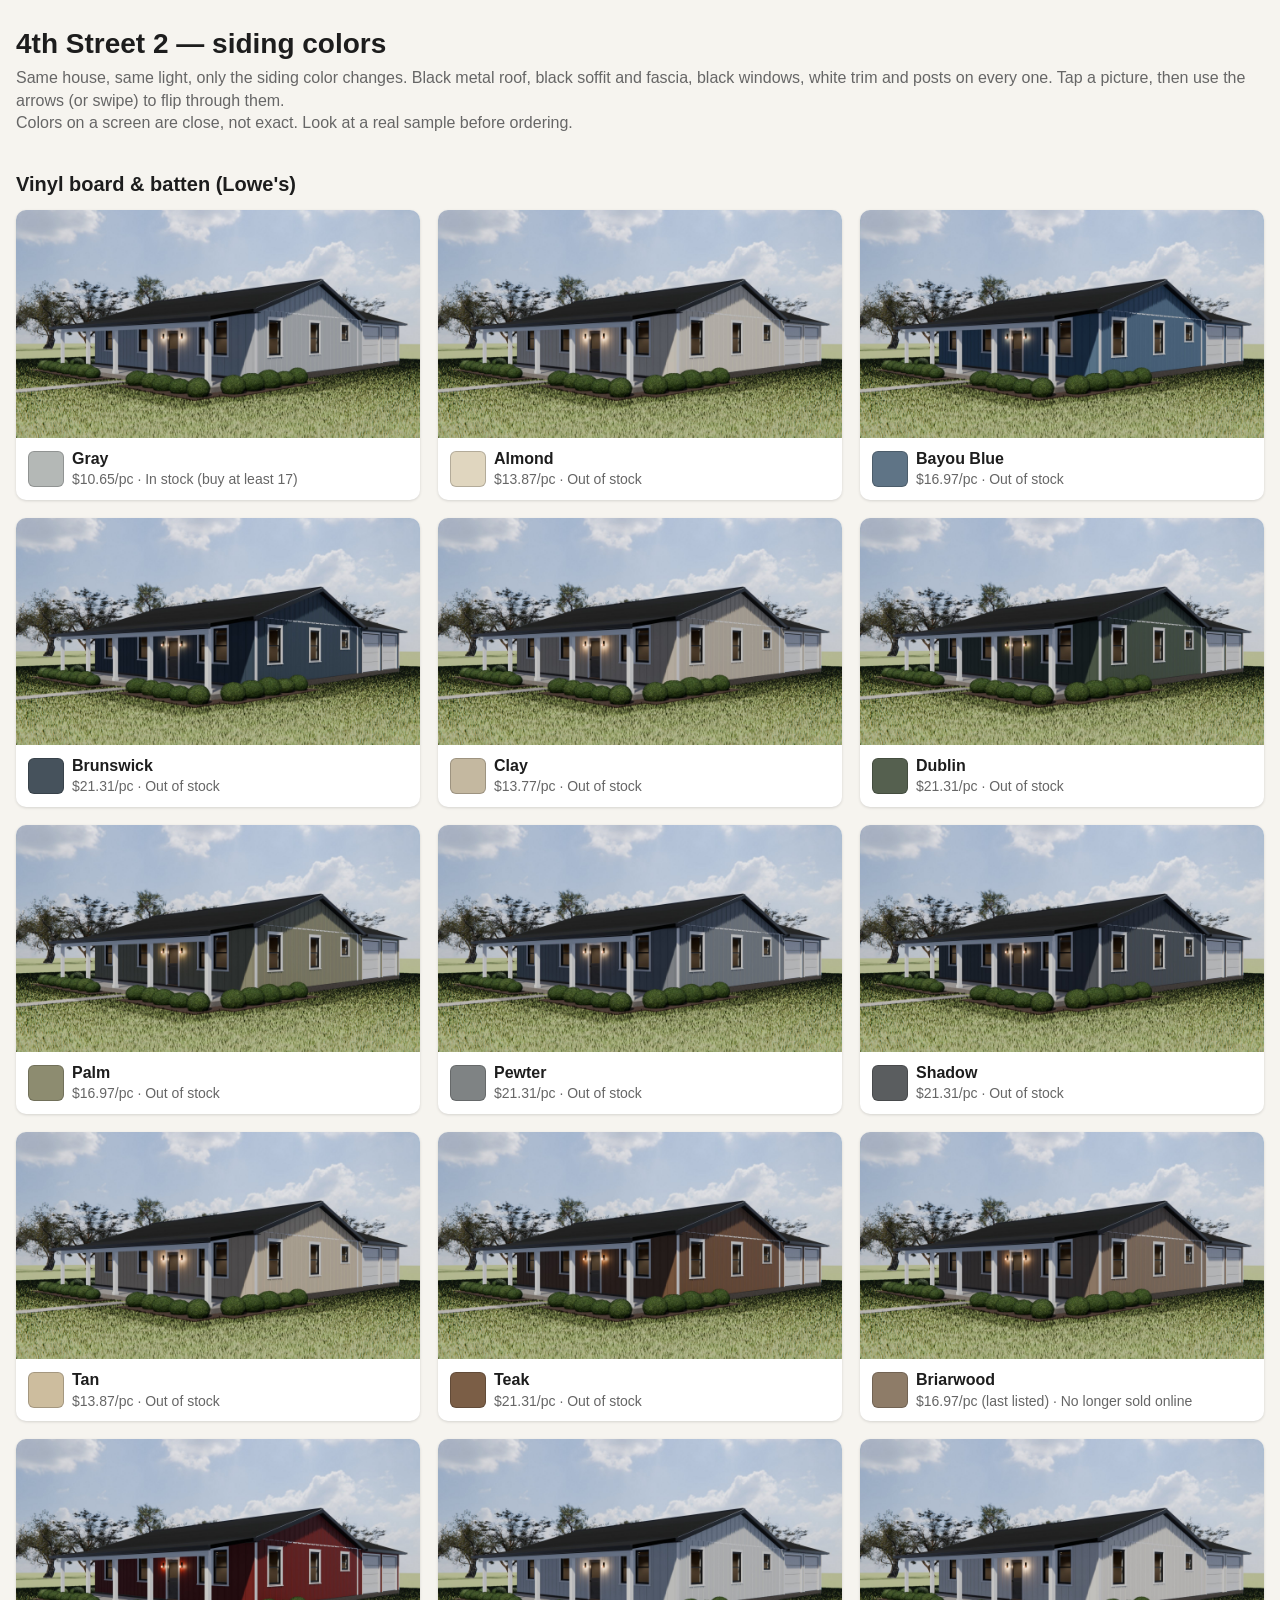
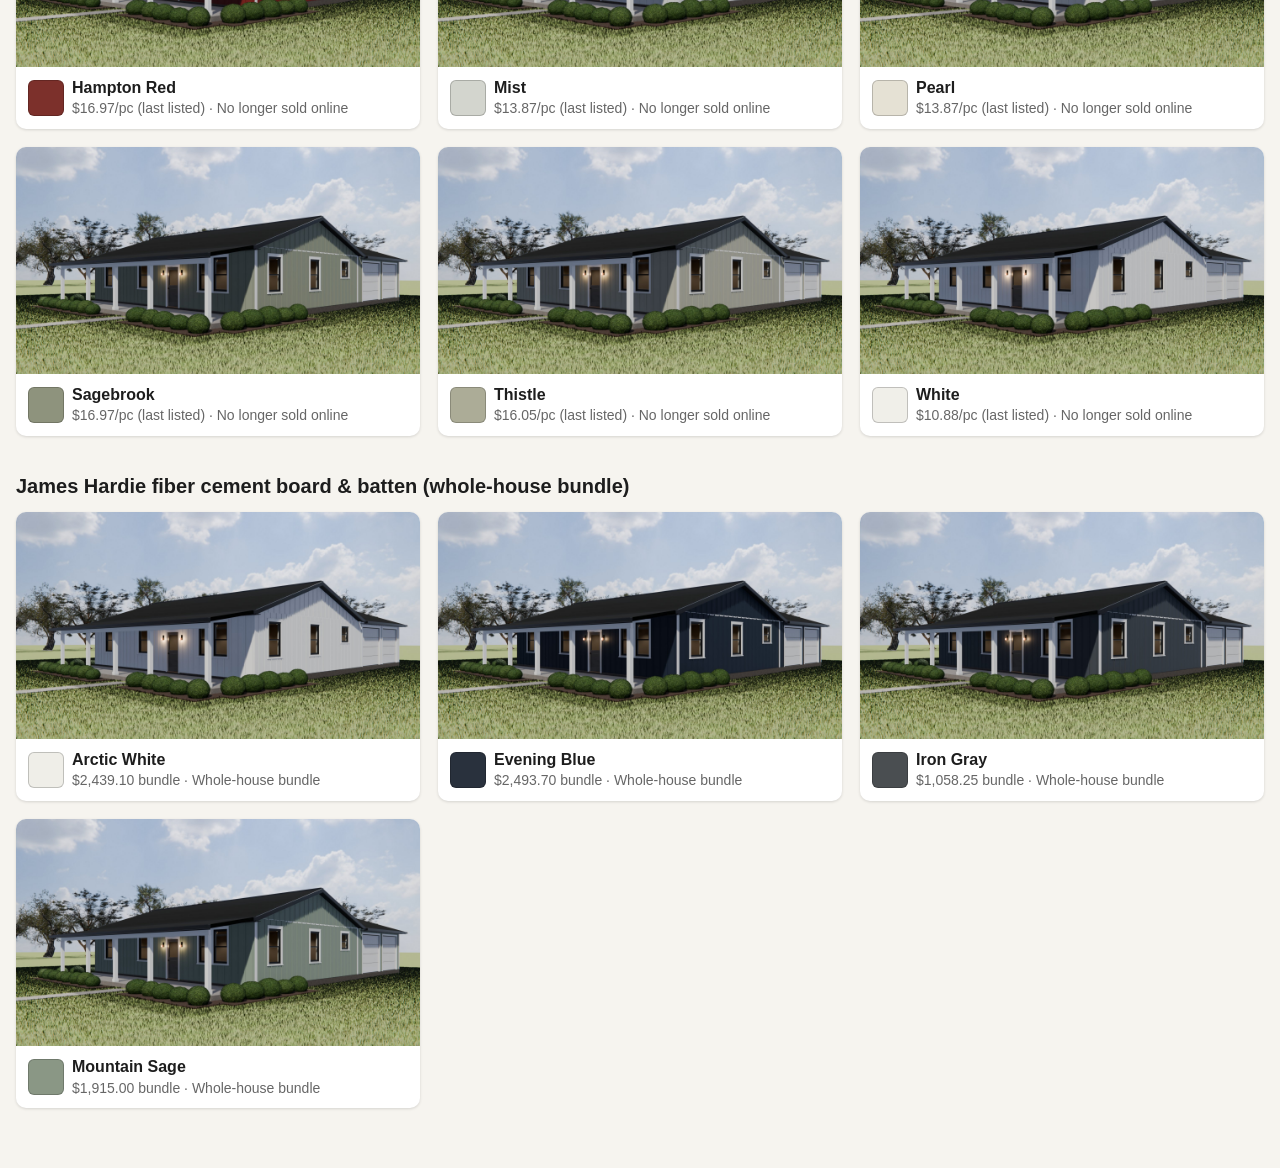
<file: c/dCGWarjAAYpS/index.html>
<!doctype html><html lang=en><head><meta charset=utf-8><meta name=viewport content="width=device-width,initial-scale=1">
<meta name=robots content="noindex,nofollow"><title>4th Street 2 siding colors</title><style>
body{margin:0;background:#F6F4EF;color:#1d1d1d;font:16px/1.4 -apple-system,Segoe UI,Helvetica,Arial,sans-serif}
main{max-width:1500px;margin:auto;padding:24px 16px 60px} h1{margin:0 0 4px;font-size:28px} h2{margin:36px 0 12px;font-size:20px}
p.n{color:#666;margin:0} .grid{display:grid;grid-template-columns:repeat(auto-fill,minmax(340px,1fr));gap:18px}
figure{margin:0;background:#fff;border-radius:10px;overflow:hidden;box-shadow:0 1px 3px #0002} img{width:100%;display:block;aspect-ratio:16/9;object-fit:cover}
figcaption{display:grid;grid-template-columns:34px 1fr;column-gap:10px;padding:10px 12px;align-items:center}
figcaption i{grid-row:span 2;width:34px;height:34px;border-radius:6px;border:1px solid #0003} figcaption span{color:#666;font-size:14px}
#lb{position:fixed;inset:0;background:#0b0b0c;z-index:9;display:flex;align-items:center;justify-content:center}#lb[hidden]{display:none}
#lb-img{max-width:100vw;max-height:calc(100vh - 90px);object-fit:contain;user-select:none}
#lb button{position:absolute;background:#ffffff1f;color:#fff;border:0;font-size:44px;line-height:1;width:56px;height:72px;border-radius:10px;cursor:pointer}
#lb button:hover{background:#ffffff3a}#lb-p{left:10px;top:50%;transform:translateY(-50%)}#lb-n{right:10px;top:50%;transform:translateY(-50%)}
#lb-x{top:10px;right:10px;height:56px!important;font-size:36px!important}
#lb-c{position:absolute;left:0;right:0;bottom:0;padding:14px 16px;color:#eee;display:flex;gap:10px;align-items:center;flex-wrap:wrap;justify-content:center;font-size:15px}
#lb-c i{width:22px;height:22px;border-radius:5px;border:1px solid #fff6}#lb-c span{color:#bbb}#lb-c em{color:#999;font-style:normal;margin-left:8px}
@media(max-width:600px){#lb button{width:44px;height:60px;font-size:34px}}
</style></head><body><main><h1>4th Street 2 — siding colors</h1>
<p class=n>Same house, same light, only the siding color changes. Black metal roof, black soffit and fascia, black windows, white trim and posts on every one. Tap a picture, then use the arrows (or swipe) to flip through them.</p>
<p class=n>Colors on a screen are close, not exact. Look at a real sample before ordering.</p><h2>Vinyl board &amp; batten (Lowe's)</h2><div class=grid><figure><a href="img/v01-gray.jpg" data-i="0"><img src="img/v01-gray.jpg" loading="lazy" alt="Gray"></a><figcaption><i style="background:#B4B8B6"></i><b>Gray</b><span>$10.65/pc · In stock (buy at least 17)</span></figcaption></figure><figure><a href="img/v02-almond.jpg" data-i="1"><img src="img/v02-almond.jpg" loading="lazy" alt="Almond"></a><figcaption><i style="background:#E0D6BF"></i><b>Almond</b><span>$13.87/pc · Out of stock</span></figcaption></figure><figure><a href="img/v03-bayou-blue.jpg" data-i="2"><img src="img/v03-bayou-blue.jpg" loading="lazy" alt="Bayou Blue"></a><figcaption><i style="background:#5F7486"></i><b>Bayou Blue</b><span>$16.97/pc · Out of stock</span></figcaption></figure><figure><a href="img/v04-brunswick.jpg" data-i="3"><img src="img/v04-brunswick.jpg" loading="lazy" alt="Brunswick"></a><figcaption><i style="background:#46525C"></i><b>Brunswick</b><span>$21.31/pc · Out of stock</span></figcaption></figure><figure><a href="img/v05-clay.jpg" data-i="4"><img src="img/v05-clay.jpg" loading="lazy" alt="Clay"></a><figcaption><i style="background:#C4B8A0"></i><b>Clay</b><span>$13.77/pc · Out of stock</span></figcaption></figure><figure><a href="img/v06-dublin.jpg" data-i="5"><img src="img/v06-dublin.jpg" loading="lazy" alt="Dublin"></a><figcaption><i style="background:#55604F"></i><b>Dublin</b><span>$21.31/pc · Out of stock</span></figcaption></figure><figure><a href="img/v07-palm.jpg" data-i="6"><img src="img/v07-palm.jpg" loading="lazy" alt="Palm"></a><figcaption><i style="background:#8D8C70"></i><b>Palm</b><span>$16.97/pc · Out of stock</span></figcaption></figure><figure><a href="img/v08-pewter.jpg" data-i="7"><img src="img/v08-pewter.jpg" loading="lazy" alt="Pewter"></a><figcaption><i style="background:#7F8384"></i><b>Pewter</b><span>$21.31/pc · Out of stock</span></figcaption></figure><figure><a href="img/v09-shadow.jpg" data-i="8"><img src="img/v09-shadow.jpg" loading="lazy" alt="Shadow"></a><figcaption><i style="background:#5A5D5F"></i><b>Shadow</b><span>$21.31/pc · Out of stock</span></figcaption></figure><figure><a href="img/v10-tan.jpg" data-i="9"><img src="img/v10-tan.jpg" loading="lazy" alt="Tan"></a><figcaption><i style="background:#CDBD9E"></i><b>Tan</b><span>$13.87/pc · Out of stock</span></figcaption></figure><figure><a href="img/v11-teak.jpg" data-i="10"><img src="img/v11-teak.jpg" loading="lazy" alt="Teak"></a><figcaption><i style="background:#7B5E46"></i><b>Teak</b><span>$21.31/pc · Out of stock</span></figcaption></figure><figure><a href="img/v12-briarwood.jpg" data-i="11"><img src="img/v12-briarwood.jpg" loading="lazy" alt="Briarwood"></a><figcaption><i style="background:#8E7C68"></i><b>Briarwood</b><span>$16.97/pc (last listed) · No longer sold online</span></figcaption></figure><figure><a href="img/v13-hampton-red.jpg" data-i="12"><img src="img/v13-hampton-red.jpg" loading="lazy" alt="Hampton Red"></a><figcaption><i style="background:#7C302B"></i><b>Hampton Red</b><span>$16.97/pc (last listed) · No longer sold online</span></figcaption></figure><figure><a href="img/v14-mist.jpg" data-i="13"><img src="img/v14-mist.jpg" loading="lazy" alt="Mist"></a><figcaption><i style="background:#D3D5CE"></i><b>Mist</b><span>$13.87/pc (last listed) · No longer sold online</span></figcaption></figure><figure><a href="img/v15-pearl.jpg" data-i="14"><img src="img/v15-pearl.jpg" loading="lazy" alt="Pearl"></a><figcaption><i style="background:#E5E1D4"></i><b>Pearl</b><span>$13.87/pc (last listed) · No longer sold online</span></figcaption></figure><figure><a href="img/v16-sagebrook.jpg" data-i="15"><img src="img/v16-sagebrook.jpg" loading="lazy" alt="Sagebrook"></a><figcaption><i style="background:#8E937D"></i><b>Sagebrook</b><span>$16.97/pc (last listed) · No longer sold online</span></figcaption></figure><figure><a href="img/v17-thistle.jpg" data-i="16"><img src="img/v17-thistle.jpg" loading="lazy" alt="Thistle"></a><figcaption><i style="background:#ACAC97"></i><b>Thistle</b><span>$16.05/pc (last listed) · No longer sold online</span></figcaption></figure><figure><a href="img/v18-white.jpg" data-i="17"><img src="img/v18-white.jpg" loading="lazy" alt="White"></a><figcaption><i style="background:#F0EFE9"></i><b>White</b><span>$10.88/pc (last listed) · No longer sold online</span></figcaption></figure></div><h2>James Hardie fiber cement board &amp; batten (whole-house bundle)</h2><div class=grid><figure><a href="img/h1-arctic-white.jpg" data-i="18"><img src="img/h1-arctic-white.jpg" loading="lazy" alt="Arctic White"></a><figcaption><i style="background:#EFEEE8"></i><b>Arctic White</b><span>$2,439.10 bundle · Whole-house bundle</span></figcaption></figure><figure><a href="img/h2-evening-blue.jpg" data-i="19"><img src="img/h2-evening-blue.jpg" loading="lazy" alt="Evening Blue"></a><figcaption><i style="background:#29313D"></i><b>Evening Blue</b><span>$2,493.70 bundle · Whole-house bundle</span></figcaption></figure><figure><a href="img/h3-iron-gray.jpg" data-i="20"><img src="img/h3-iron-gray.jpg" loading="lazy" alt="Iron Gray"></a><figcaption><i style="background:#4A4E51"></i><b>Iron Gray</b><span>$1,058.25 bundle · Whole-house bundle</span></figcaption></figure><figure><a href="img/h4-mountain-sage.jpg" data-i="21"><img src="img/h4-mountain-sage.jpg" loading="lazy" alt="Mountain Sage"></a><figcaption><i style="background:#8A9785"></i><b>Mountain Sage</b><span>$1,915.00 bundle · Whole-house bundle</span></figcaption></figure></div></main><div id=lb hidden><button id=lb-x aria-label=Close>&times;</button><button id=lb-p aria-label=Previous>&#8249;</button>
<img id=lb-img alt=""><button id=lb-n aria-label=Next>&#8250;</button><div id=lb-c></div></div>
<script>
const D = [{"key": "v01-gray", "name": "Gray", "line": "Vinyl board & batten (Lowe's)", "price": "$10.65/pc", "status": "In stock (buy at least 17)", "hex": "#B4B8B6"}, {"key": "v02-almond", "name": "Almond", "line": "Vinyl board & batten (Lowe's)", "price": "$13.87/pc", "status": "Out of stock", "hex": "#E0D6BF"}, {"key": "v03-bayou-blue", "name": "Bayou Blue", "line": "Vinyl board & batten (Lowe's)", "price": "$16.97/pc", "status": "Out of stock", "hex": "#5F7486"}, {"key": "v04-brunswick", "name": "Brunswick", "line": "Vinyl board & batten (Lowe's)", "price": "$21.31/pc", "status": "Out of stock", "hex": "#46525C"}, {"key": "v05-clay", "name": "Clay", "line": "Vinyl board & batten (Lowe's)", "price": "$13.77/pc", "status": "Out of stock", "hex": "#C4B8A0"}, {"key": "v06-dublin", "name": "Dublin", "line": "Vinyl board & batten (Lowe's)", "price": "$21.31/pc", "status": "Out of stock", "hex": "#55604F"}, {"key": "v07-palm", "name": "Palm", "line": "Vinyl board & batten (Lowe's)", "price": "$16.97/pc", "status": "Out of stock", "hex": "#8D8C70"}, {"key": "v08-pewter", "name": "Pewter", "line": "Vinyl board & batten (Lowe's)", "price": "$21.31/pc", "status": "Out of stock", "hex": "#7F8384"}, {"key": "v09-shadow", "name": "Shadow", "line": "Vinyl board & batten (Lowe's)", "price": "$21.31/pc", "status": "Out of stock", "hex": "#5A5D5F"}, {"key": "v10-tan", "name": "Tan", "line": "Vinyl board & batten (Lowe's)", "price": "$13.87/pc", "status": "Out of stock", "hex": "#CDBD9E"}, {"key": "v11-teak", "name": "Teak", "line": "Vinyl board & batten (Lowe's)", "price": "$21.31/pc", "status": "Out of stock", "hex": "#7B5E46"}, {"key": "v12-briarwood", "name": "Briarwood", "line": "Vinyl board & batten (Lowe's)", "price": "$16.97/pc (last listed)", "status": "No longer sold online", "hex": "#8E7C68"}, {"key": "v13-hampton-red", "name": "Hampton Red", "line": "Vinyl board & batten (Lowe's)", "price": "$16.97/pc (last listed)", "status": "No longer sold online", "hex": "#7C302B"}, {"key": "v14-mist", "name": "Mist", "line": "Vinyl board & batten (Lowe's)", "price": "$13.87/pc (last listed)", "status": "No longer sold online", "hex": "#D3D5CE"}, {"key": "v15-pearl", "name": "Pearl", "line": "Vinyl board & batten (Lowe's)", "price": "$13.87/pc (last listed)", "status": "No longer sold online", "hex": "#E5E1D4"}, {"key": "v16-sagebrook", "name": "Sagebrook", "line": "Vinyl board & batten (Lowe's)", "price": "$16.97/pc (last listed)", "status": "No longer sold online", "hex": "#8E937D"}, {"key": "v17-thistle", "name": "Thistle", "line": "Vinyl board & batten (Lowe's)", "price": "$16.05/pc (last listed)", "status": "No longer sold online", "hex": "#ACAC97"}, {"key": "v18-white", "name": "White", "line": "Vinyl board & batten (Lowe's)", "price": "$10.88/pc (last listed)", "status": "No longer sold online", "hex": "#F0EFE9"}, {"key": "h1-arctic-white", "name": "Arctic White", "line": "James Hardie board & batten", "price": "$2,439.10 bundle", "status": "Whole-house bundle", "hex": "#EFEEE8"}, {"key": "h2-evening-blue", "name": "Evening Blue", "line": "James Hardie board & batten", "price": "$2,493.70 bundle", "status": "Whole-house bundle", "hex": "#29313D"}, {"key": "h3-iron-gray", "name": "Iron Gray", "line": "James Hardie board & batten", "price": "$1,058.25 bundle", "status": "Whole-house bundle", "hex": "#4A4E51"}, {"key": "h4-mountain-sage", "name": "Mountain Sage", "line": "James Hardie board & batten", "price": "$1,915.00 bundle", "status": "Whole-house bundle", "hex": "#8A9785"}]; let i = 0; const lb = document.getElementById("lb"), im = document.getElementById("lb-img"), cap = document.getElementById("lb-c");
function show(k) { i = (k + D.length) % D.length; const d = D[i]; im.src = "img/" + d.key + ".jpg"; im.alt = d.name;
  cap.innerHTML = `<i style="background:${d.hex}"></i><b>${d.name}</b> <span>${d.line} · ${d.price} · ${d.status}</span><em>${i + 1} of ${D.length}</em>`;
  new Image().src = "img/" + D[(i + 1) % D.length].key + ".jpg"; }
document.querySelectorAll("a[data-i]").forEach(a => a.onclick = e => { e.preventDefault(); lb.hidden = false; document.body.style.overflow = "hidden"; show(+a.dataset.i); });
const close = () => { lb.hidden = true; document.body.style.overflow = ""; };
document.getElementById("lb-x").onclick = close;
document.getElementById("lb-p").onclick = e => { e.stopPropagation(); show(i - 1); };
document.getElementById("lb-n").onclick = e => { e.stopPropagation(); show(i + 1); };
lb.onclick = e => { if (e.target === lb) close(); };
addEventListener("keydown", e => { if (lb.hidden) return; if (e.key === "ArrowRight") show(i + 1); else if (e.key === "ArrowLeft") show(i - 1); else if (e.key === "Escape") close(); });
let x0 = null; lb.addEventListener("touchstart", e => x0 = e.touches[0].clientX, {passive: true});
lb.addEventListener("touchend", e => { if (x0 === null) return; const dx = e.changedTouches[0].clientX - x0; if (Math.abs(dx) > 40) show(i + (dx < 0 ? 1 : -1)); x0 = null; });
</script></body></html>
</file>
<file: bradley/tour/style.css>
:root {
  --ink: #1d2320; --paper: rgba(250, 249, 246, 0.92); --accent: #3e4a44; --accent2: #6f7c6b; --line: rgba(29, 35, 32, 0.14);
  --pad: max(12px, env(safe-area-inset-left));
}
* { box-sizing: border-box; -webkit-tap-highlight-color: transparent; }
html, body { margin: 0; height: 100%; overflow: hidden; background: #cfd8dc; font: 14px/1.35 -apple-system, BlinkMacSystemFont, "Segoe UI", Roboto, sans-serif; color: var(--ink); }
#c { position: fixed; inset: 0; width: 100%; height: 100%; display: block; touch-action: none; outline: none; }

#loading { position: fixed; inset: 0; display: grid; place-items: center; background: #e9ecea; z-index: 50; transition: opacity .5s; }
#loading.done { opacity: 0; pointer-events: none; }
.card { background: var(--paper); border-radius: 14px; padding: 20px 22px; box-shadow: 0 10px 40px rgba(0,0,0,.18); max-width: min(460px, calc(100vw - 32px)); }
#loading .card { width: 300px; text-align: center; }
.title { font-weight: 650; font-size: 16px; margin-bottom: 12px; }
.sub { color: #59625d; font-size: 12px; margin-top: 8px; }
.bar { height: 6px; background: #d9dedb; border-radius: 3px; overflow: hidden; }
#load-bar { height: 100%; width: 0; background: var(--accent); transition: width .2s; }

#hud-top { max-width: calc(100vw - 340px); position: fixed; top: max(12px, env(safe-area-inset-top)); left: var(--pad); background: var(--paper); border-radius: 10px; padding: 8px 12px; box-shadow: 0 2px 12px rgba(0,0,0,.12); z-index: 10; pointer-events: none; }
#hud-top .name { font-size: 11px; letter-spacing: .06em; text-transform: uppercase; color: #59625d; }
#hud-top .room { font-weight: 650; font-size: 16px; }

#minimap { position: fixed; top: max(12px, env(safe-area-inset-top)); right: max(12px, env(safe-area-inset-right)); width: 300px; height: 180px; background: var(--paper); border-radius: 10px; box-shadow: 0 2px 12px rgba(0,0,0,.12); z-index: 10; cursor: pointer; }

#toolbar { position: fixed; left: 50%; transform: translateX(-50%); bottom: max(14px, env(safe-area-inset-bottom)); display: flex; gap: 6px; align-items: center; background: var(--paper); padding: 6px; border-radius: 14px; box-shadow: 0 4px 20px rgba(0,0,0,.16); z-index: 10; max-width: calc(100vw - 24px); overflow-x: auto; }
#toolbar button { border: 0; background: transparent; color: var(--ink); font: inherit; font-weight: 550; padding: 8px 11px; border-radius: 10px; cursor: pointer; display: flex; flex-direction: column; align-items: center; gap: 2px; min-width: 56px; white-space: nowrap; }
#toolbar button span { font-size: 16px; line-height: 1; }
#toolbar button:hover { background: rgba(0,0,0,.06); }
#toolbar button.on { background: var(--accent); color: #fff; }
#layers { position: fixed; left: 50%; transform: translateX(-50%); bottom: calc(max(14px, env(safe-area-inset-bottom)) + 74px); background: var(--paper); border-radius: 12px; box-shadow: 0 4px 20px rgba(0,0,0,.16); padding: 6px; z-index: 12; display: flex; flex-direction: column; min-width: 170px; }
#layers .tg { border: 0; background: transparent; font: inherit; font-weight: 550; color: var(--ink); text-align: left; padding: 9px 10px; border-radius: 8px; cursor: pointer; display: flex; align-items: center; gap: 10px; }
#layers .tg:hover { background: rgba(0,0,0,.06); }
#layers .tg i { width: 30px; height: 18px; border-radius: 9px; background: #c8cdca; position: relative; flex: none; transition: background .15s; }
#layers .tg i::after { content: ""; position: absolute; top: 2px; left: 2px; width: 14px; height: 14px; border-radius: 50%; background: #fff; transition: left .15s; }
#layers .tg.on i { background: var(--accent); }
#layers .tg.on i::after { left: 14px; }

#crosshair { position: fixed; left: 50%; top: 50%; width: 14px; height: 14px; margin: -7px 0 0 -7px; z-index: 9; pointer-events: none; display: none; }
#crosshair::before, #crosshair::after { content: ""; position: absolute; background: rgba(255,255,255,.9); box-shadow: 0 0 2px rgba(0,0,0,.6); }
#crosshair::before { left: 6px; top: 0; width: 2px; height: 14px; }
#crosshair::after { top: 6px; left: 0; height: 2px; width: 14px; }
body.measuring #crosshair, body.locked #crosshair { display: block; }

#measure-label { position: fixed; z-index: 11; transform: translate(-50%, -130%); background: #111; color: #fff; font-weight: 650; padding: 4px 8px; border-radius: 6px; pointer-events: none; font-variant-numeric: tabular-nums; }
#hint { position: fixed; left: 50%; bottom: 92px; transform: translateX(-50%); background: rgba(20,24,22,.82); color: #fff; padding: 8px 12px; border-radius: 8px; z-index: 11; pointer-events: none; max-width: calc(100vw - 32px); text-align: center; }
.hidden { display: none !important; }

#joystick { position: fixed; left: max(24px, env(safe-area-inset-left)); bottom: calc(max(14px, env(safe-area-inset-bottom)) + 84px); width: 120px; height: 120px; border-radius: 50%; background: rgba(255,255,255,.28); border: 2px solid rgba(255,255,255,.65); z-index: 12; touch-action: none; }
#stick { position: absolute; left: 35px; top: 35px; width: 50px; height: 50px; border-radius: 50%; background: rgba(255,255,255,.9); box-shadow: 0 2px 8px rgba(0,0,0,.25); }

#tour-bar { position: fixed; left: 0; right: 0; bottom: 0; height: 4px; background: rgba(0,0,0,.12); z-index: 11; }
#tour-progress { height: 100%; width: 0; background: var(--accent); }

#help { position: fixed; inset: 0; display: grid; place-items: center; background: rgba(0,0,0,.35); z-index: 40; }
#help h2 { margin: 0 0 10px; font-size: 18px; }
#help p { margin: 8px 0; }
#help button { margin-top: 10px; border: 0; background: var(--accent); color: #fff; font: inherit; font-weight: 600; padding: 9px 16px; border-radius: 9px; cursor: pointer; }
kbd { display: inline-block; border: 1px solid #c8cdca; border-bottom-width: 2px; border-radius: 4px; padding: 0 5px; font: 12px ui-monospace, Menlo, monospace; background: #fff; margin: 0 1px; }

#hud-top .room { white-space: nowrap; overflow: hidden; text-overflow: ellipsis; }
@media (max-width: 640px) {
  #minimap { width: 160px; height: 96px; }
  #hud-top { max-width: calc(100vw - 196px); padding: 6px 10px; }
  #hud-top .room { font-size: 14px; white-space: normal; }
  #toolbar { gap: 2px; padding: 5px; }
  #toolbar button { min-width: 0; padding: 7px 8px; font-size: 11px; }
}
</file>
